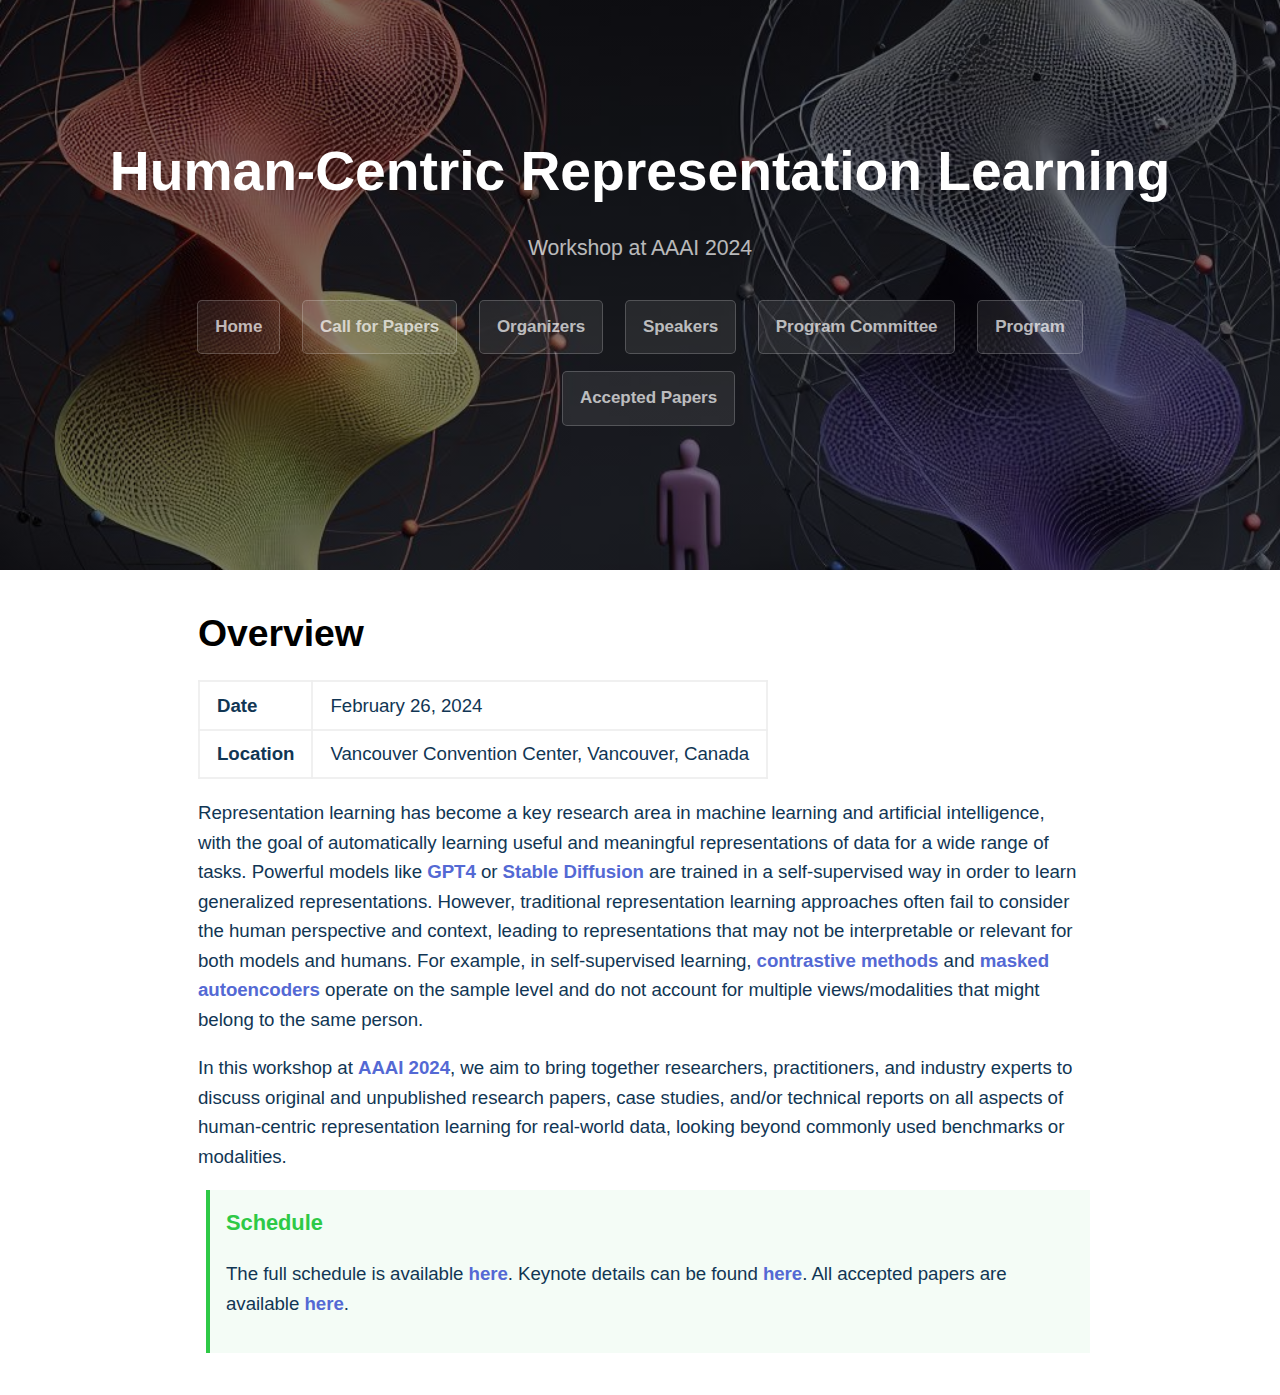
<file: index.html>
<!--Todo: -->
<!DOCTYPE html>
<html lang="en-US">
  <head>
    <meta charset="UTF-8" />
    <meta http-equiv="X-UA-Compatible" content="IE=edge">
    <meta name="viewport" content="width=device-width, initial-scale=1">
    <meta name="description" content="Human-Centric Representation Learning workshop at AAAI 2024">
    <meta name="author" content="Dimitris Spathis">
    <link rel="shortcut icon" href="https://aaai.org/wp-content/uploads/2022/12/cropped-white-logo-192x192.png" type="image/x-icon">
    <title>AAAI 2024 Human-Centric Representation Learning workshop </title>
    <meta name="theme-color" content="#157878" />
    <meta
      name="apple-mobile-web-app-status-bar-style"
      content="black-translucent"
    />
    <link rel="stylesheet" href="./assets/css/style.css?v=" />
  </head>
  <body>
    <a id="skip-to-content" href="#content">Skip to the content.</a>

    
    <header class="page-header" role="banner">
     

      <h1 class="project-name">Human-Centric Representation Learning </h1>
      <h2 class="project-tagline">Workshop at AAAI 2024</h2>

      <a href="./index.html" class="btn">Home</a>

      <a href="./cfp.html" class="btn">Call for Papers</a>

      <a href="./organizers.html" class="btn">Organizers</a>

      <a href="./speakers.html" class="btn">Speakers</a>

      <a href="./committee.html" class="btn">Program Committee</a>

      <a href="./schedule.html" class="btn">Program</a>

      <a href="./papers.html" class="btn">Accepted Papers</a> 
    </header>
  

    <main id="content" class="main-content" role="main">
      <h1 id="overview">Overview</h1>

      <table>
        <tbody>
          <tr>
            <td><strong>Date</strong></td>
            <td>February 26, 2024</td>
          </tr>

          <tr>
            <td><strong>Location</strong></td>
            <td>Vancouver Convention Center, Vancouver, Canada </td>
          </tr>
        </tbody>
      </table>

      <p>
       Representation learning has become a key research area in machine learning and artificial intelligence, with the goal of automatically learning useful and meaningful representations of data for a wide range of tasks. Powerful models like <a href="https://openai.com/research/gpt-4" >GPT4</a> or <a href="https://huggingface.co/blog/stable_diffusion" >Stable Diffusion</a> are trained in a self-supervised way in order to learn generalized representations. However, traditional representation learning approaches often fail to consider the human perspective and context, leading to representations that may not be interpretable or relevant for both models and humans. For example, in self-supervised learning, <a href="https://lilianweng.github.io/posts/2021-05-31-contrastive/" >contrastive methods</a> and <a href="https://arxiv.org/abs/2111.06377/" >masked autoencoders</a> operate on the sample level and do not account for multiple views/modalities that might belong to the same person.</p>
      <p>
      In this workshop at <a href="https://aaai.org/aaai-conference/" >AAAI 2024</a>, we aim to bring together researchers, practitioners, and industry experts to discuss original and unpublished research papers, case studies, and/or technical reports on all aspects of human-centric representation learning for real-world data, looking beyond commonly used benchmarks or modalities. 
      </p>

      <div class="alert alert-2-success">
        <h3 class="alert-title">Schedule</h3>
        <p> The full schedule is available <a href="schedule.html" >here</a>. Keynote details can be found <a href="speakers.html" >here</a>. All accepted papers are available <a href="papers.html" >here</a>.</p>
      </div>

     
    </main>
  </body>
</html>
</file>
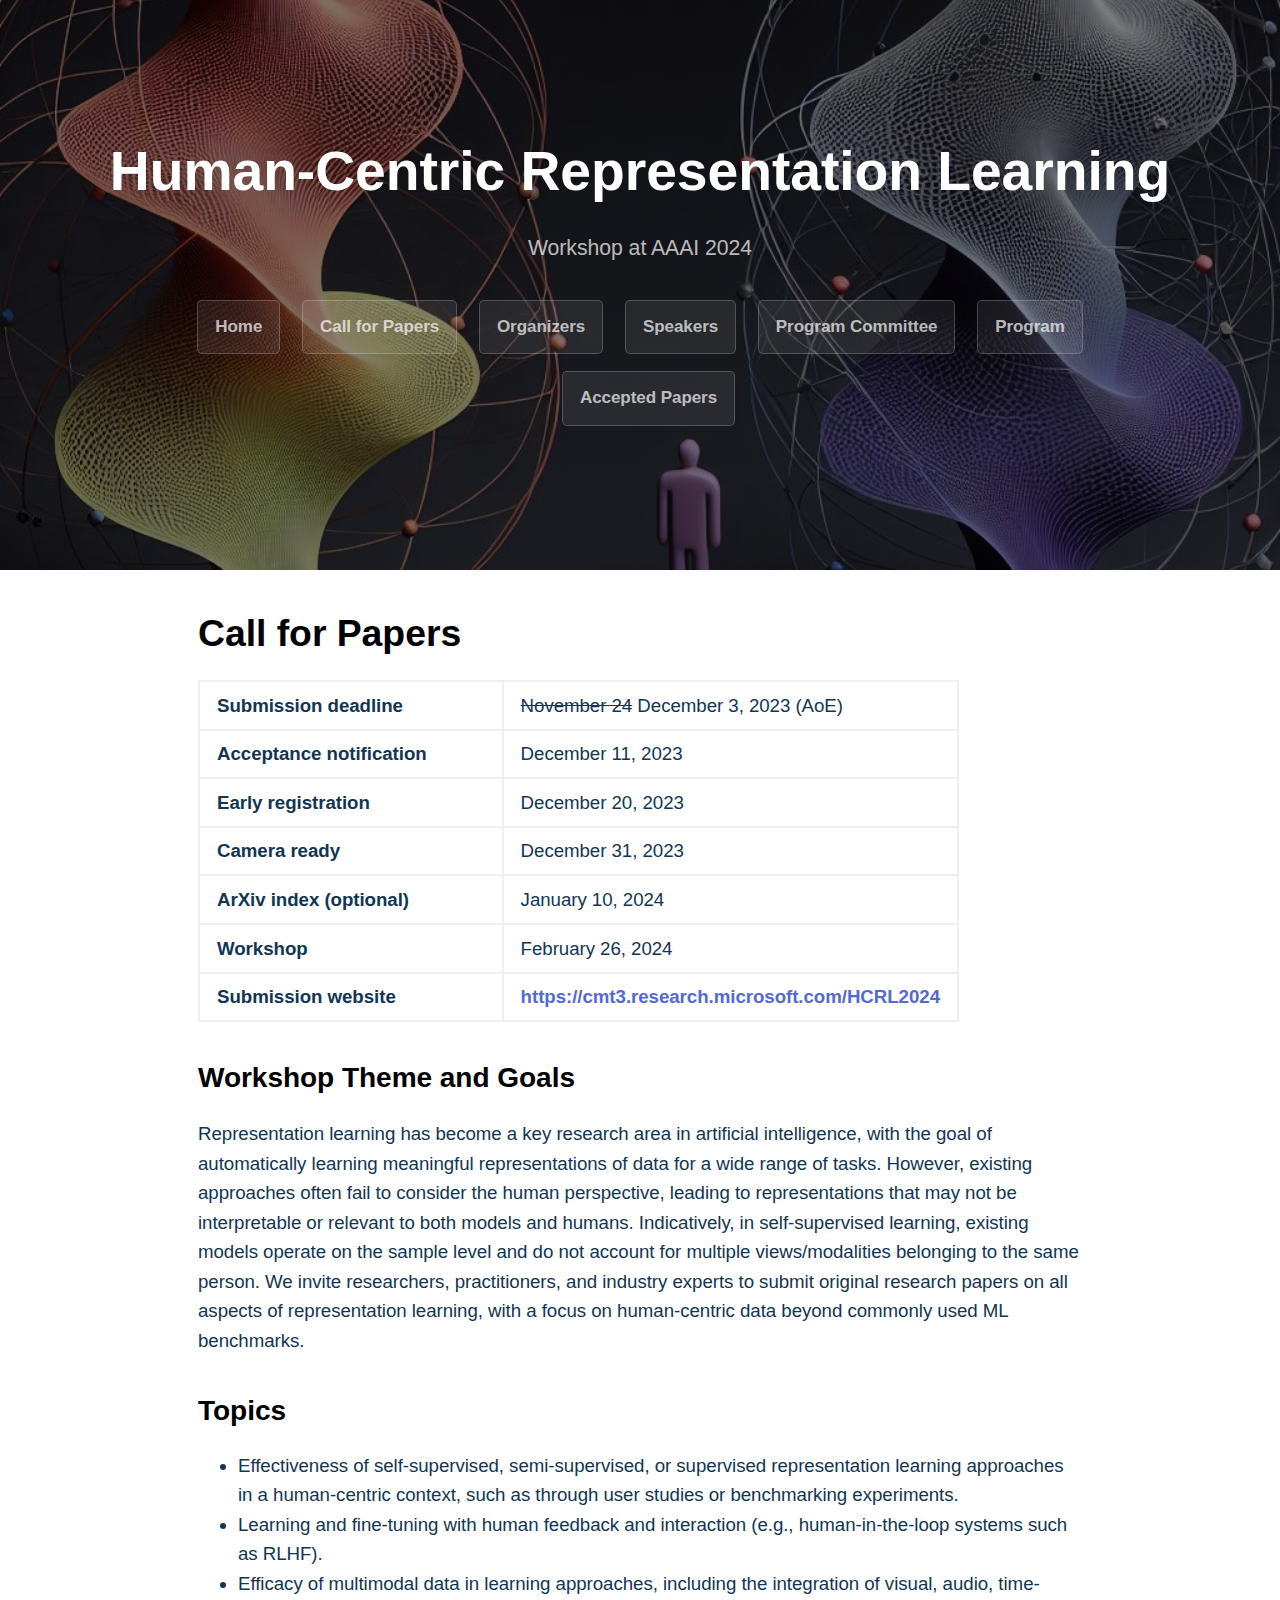
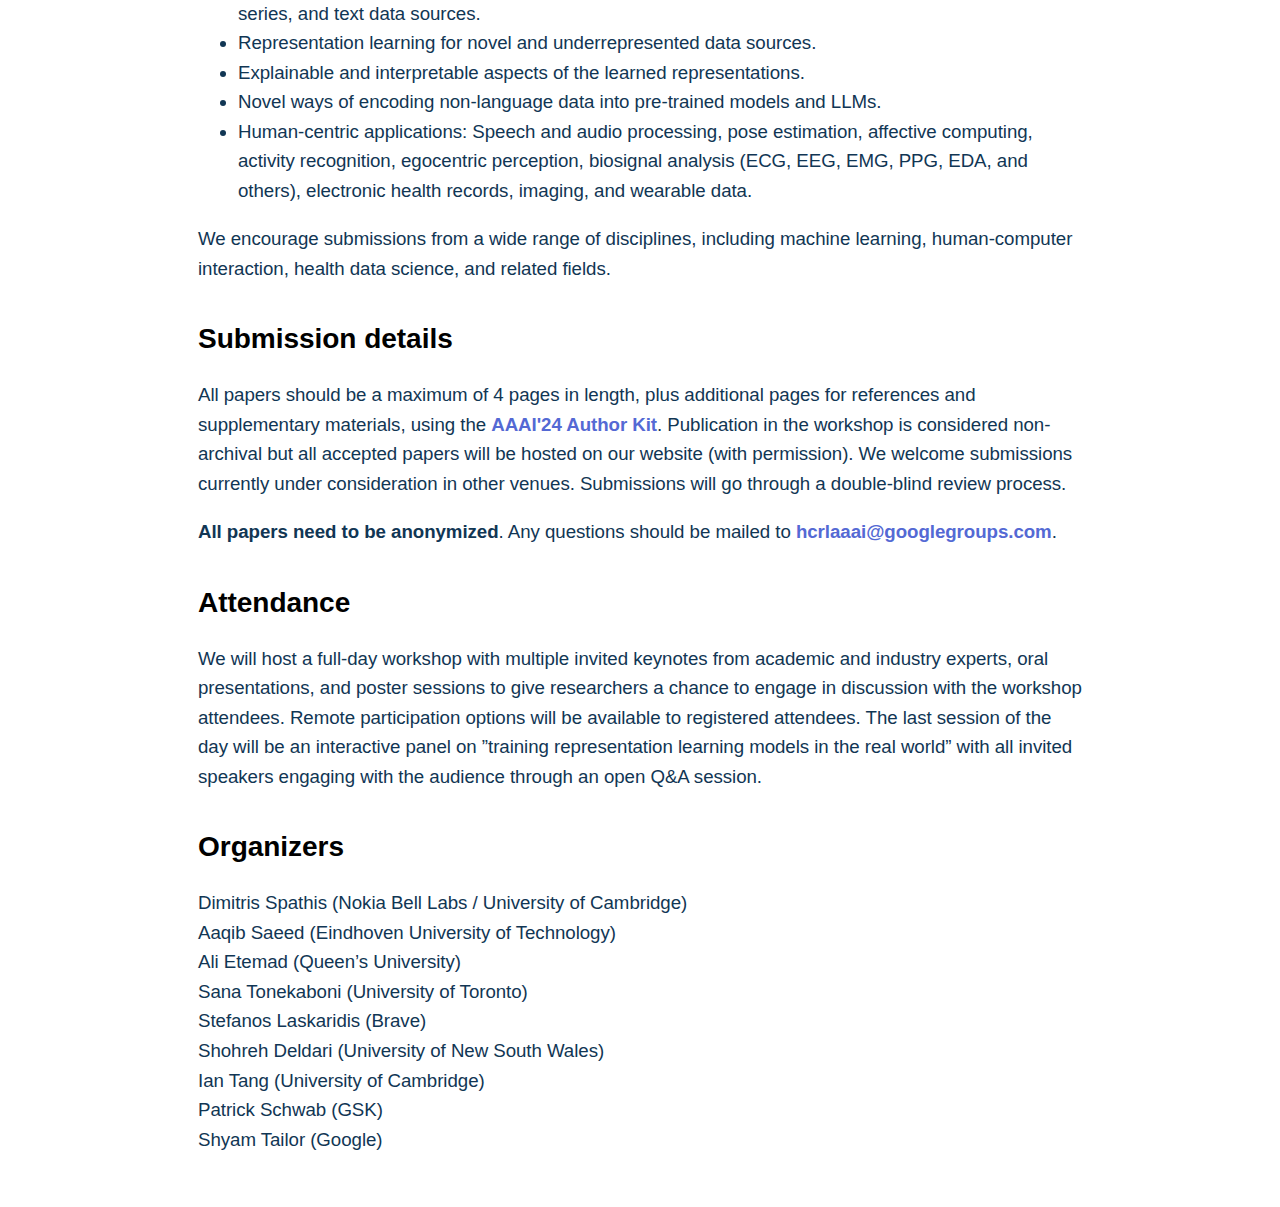
<file: cfp.html>
<!DOCTYPE html>
<html lang="en-US">
  <head>
    <meta charset="UTF-8" />
    <meta http-equiv="X-UA-Compatible" content="IE=edge">
    <meta name="viewport" content="width=device-width, initial-scale=1">
    <meta name="description" content="Human-Centric Representation Learning workshop at AAAI 2024">
    <meta name="author" content="Dimitris Spathis">
    <link rel="shortcut icon" href="https://aaai.org/wp-content/uploads/2022/12/cropped-white-logo-192x192.png" type="image/x-icon">
    <meta name="theme-color" content="#157878" />
    <title>AAAI 2024 Human-Centric Representation Learning workshop - Call for Papers </title>
    <meta
      name="apple-mobile-web-app-status-bar-style"
      content="black-translucent"
    />
    <link rel="stylesheet" href="./assets/css/style.css?v=" />
  </head>
  <body>
    <a id="skip-to-content" href="#content">Skip to the content.</a>

    <header class="page-header" role="banner">
      <h1 class="project-name">Human-Centric Representation Learning </h1>
       <h2 class="project-tagline">Workshop at AAAI 2024</h2>

      <a href="./index.html" class="btn">Home</a>

      <a href="./cfp.html" class="btn">Call for Papers</a>

      <a href="./organizers.html" class="btn">Organizers</a>

      <a href="./speakers.html" class="btn">Speakers</a>

      <a href="./committee.html" class="btn">Program Committee</a>

      <a href="./schedule.html" class="btn">Program</a>

      <a href="./papers.html" class="btn">Accepted Papers</a> 
    </header>

    <main id="content" class="main-content" role="main">
      <h1 id="call-for-papers">Call for Papers</h1>

      <style>
        .foo {
          table-layout: fixed;
          width: 100%;
        }
      </style>

      <table class="foo">
        <tr>
          <td width="40%"><b>Submission deadline</b></td>
          <td width="60%"><s> November 24</s> December 3, 2023 (AoE) </td>
        </tr>
        <tr>
          <td><b>Acceptance notification</b></td>
          <td>December 11, 2023</td>
        </tr>
          
        <tr>
          <td><b>Early registration</b></td>
          <td>December 20, 2023</td>
        </tr>

        <tr>
          <td><b>Camera ready</b></td>
          <td>December 31, 2023</td>
        </tr>

         <tr>
          <td><b>ArXiv index (optional)</b></td>
          <td>January 10, 2024</td>
        </tr>

        <tr>
          <td><b>Workshop</b></td>
          <td>February 26, 2024</td>
        </tr>
        

        <tr>
           <td><b>Submission website</b></td>
           <td><a href="https://cmt3.research.microsoft.com/HCRL2024">https://cmt3.research.microsoft.com/HCRL2024</a></td>
        </tr>
        <!--    
        <tr>
          <td><b>Camera ready instructions</b></td>
        <td> Papers submitted for review should be 4-6 pages long (excluding references) in the double-column format. Please follow UbiComp's publication vendor <a href="https://www.ubicomp.org/ubicomp-iswc-2023/authors/formatting/">instructions</a> to prepare your manuscript.</td>
        </tr>
        -->   
      </table>


      <h2>Workshop Theme and Goals</h2>
      <p>
        Representation learning has become a key research area in artificial intelligence, with the goal of automatically learning meaningful representations of data for a wide range of tasks. However, existing approaches often fail to consider the human perspective, leading to representations that may not be interpretable or relevant to both models and humans. Indicatively, in self-supervised learning, existing models operate on the sample level and do not account for multiple views/modalities belonging to the same person. We invite researchers, practitioners, and industry experts to submit original research papers on all aspects of representation learning, with a focus on human-centric data beyond commonly used ML benchmarks. 

      </p>

     

        <h2>Topics</h2>


        <ul>
          <li>Effectiveness of self-supervised, semi-supervised, or supervised representation learning approaches in a human-centric context, such as through user studies or benchmarking experiments.
          </li>
          <li>Learning and fine-tuning with human feedback and interaction (e.g., human-in-the-loop systems such as RLHF).
          </li>
          <li>Efficacy of multimodal data in learning approaches, including the integration of visual, audio, time-series, and text data sources.
          </li>
          <li>Representation learning for novel and underrepresented data sources.
          </li>
          <li>Explainable and interpretable aspects of the learned representations.
          </li>
          <li>Novel ways of encoding non-language data into pre-trained models and LLMs.
          </li>
          <li>Human-centric applications: Speech and audio processing, pose estimation, affective computing, activity recognition, egocentric perception, biosignal analysis (ECG, EEG, EMG, PPG, EDA, and others), electronic health records, imaging, and wearable data.
          </li>
        </ul>
        </p>

        <p>We encourage submissions from a wide range of disciplines, including machine learning, human-computer interaction, health data science, and related fields.</p>

        <h2>Submission
        details</h2>
        <p>
          All papers should be a maximum of 4 pages in length, plus additional pages for references and supplementary materials, using the <a href="https://aaai.org/authorkit24-2/">AAAI'24 Author Kit</a>. Publication in the workshop is considered non-archival but all accepted papers will be hosted on our website (with permission). We welcome submissions currently under consideration in other venues. Submissions will go through a double-blind review process.

        </p>

      <p><strong>All papers need to be anonymized</strong>. Any
        questions should be mailed to <a href="mailto:hcrlaaai@googlegroups.com">hcrlaaai@googlegroups.com</a>.
      </p>

      <h2>Attendance</h2>
        <p>  We will host a full-day workshop with multiple invited keynotes from academic and industry experts, oral presentations, and poster sessions to give researchers a chance to engage in discussion with the workshop attendees. Remote participation options will be available to registered attendees. The last session of the day will be an interactive panel on ”training representation learning models in the real world” with all invited speakers engaging with the audience through an open Q&A session.
          </p>

          <h2>Organizers</h2>
          <p> Dimitris Spathis (Nokia Bell Labs / University of Cambridge) <br>
            Aaqib Saeed (Eindhoven University of Technology) <br>
            Ali Etemad (Queen’s University) <br>
            Sana Tonekaboni (University of Toronto) <br>
            Stefanos Laskaridis (Brave) <br>
            Shohreh Deldari (University of New South Wales)<br>
          Ian Tang (University of Cambridge) <br>
          Patrick Schwab (GSK) <br>
          Shyam Tailor (Google) <br>
        </p>




    </main>



  </body>
</html>
</file>
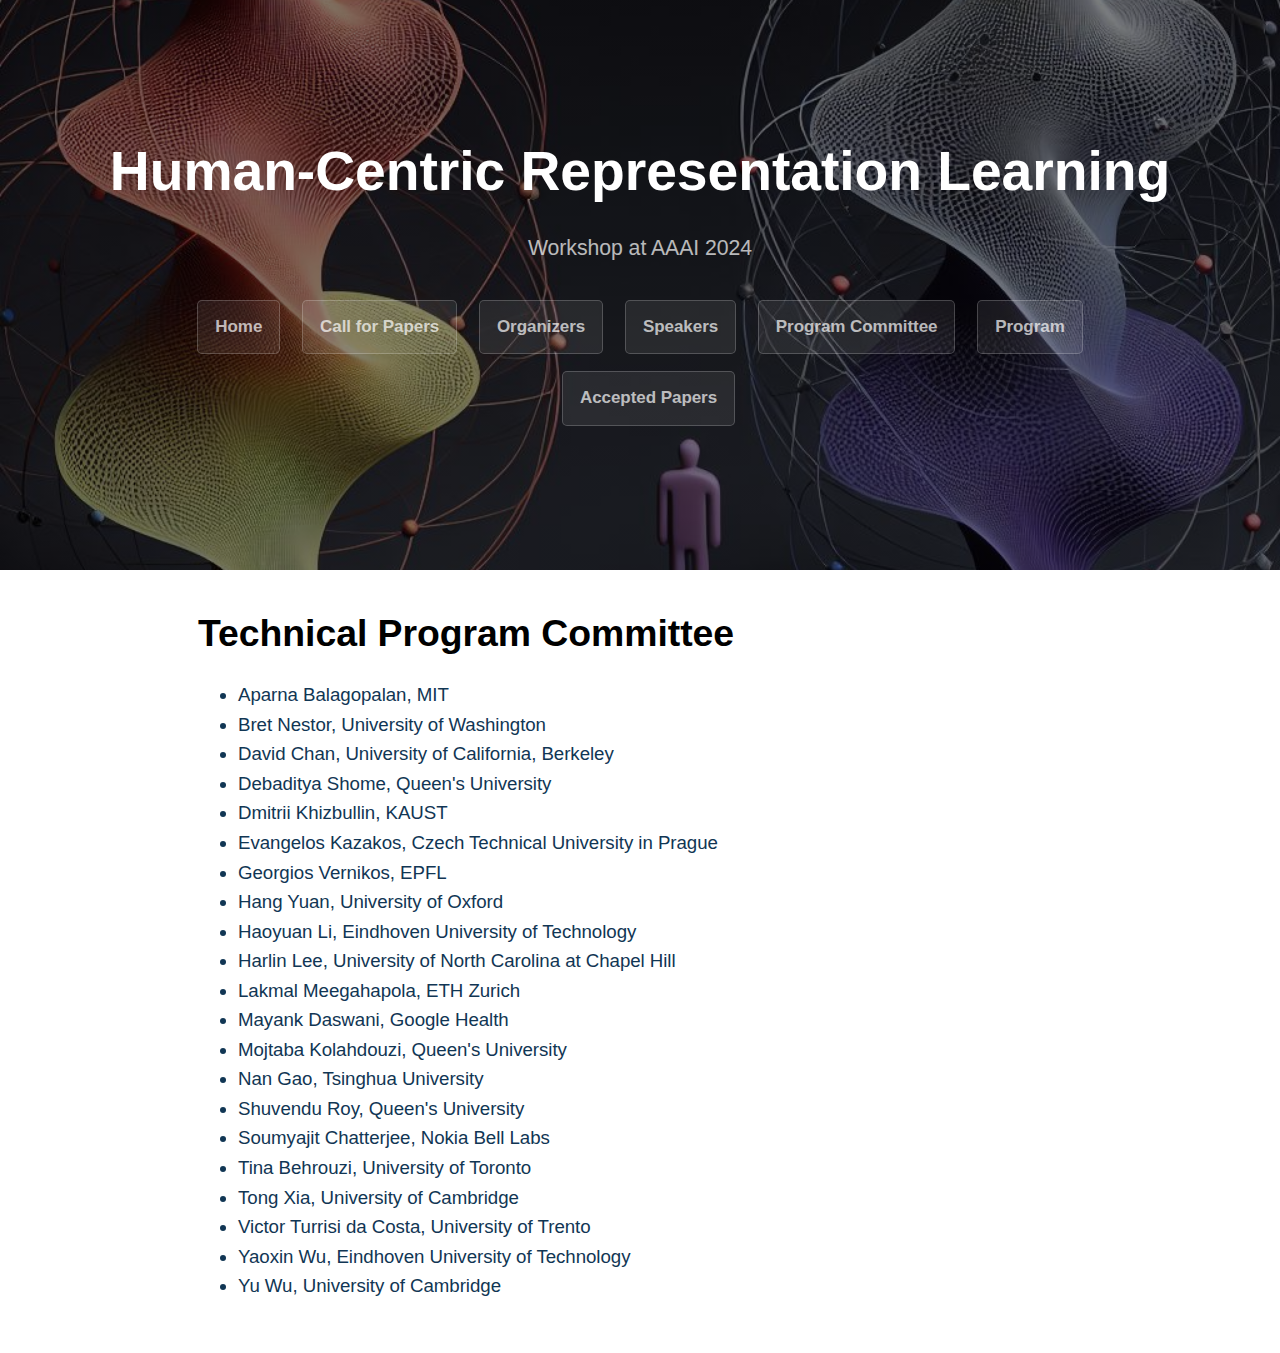
<file: committee.html>
<!--Todo: update organizers-->

<!DOCTYPE html>
<html lang="en-US">
  <head>
    <meta charset="UTF-8" />
    <meta http-equiv="X-UA-Compatible" content="IE=edge">
    <meta name="viewport" content="width=device-width, initial-scale=1">
    <meta name="description" content="Human-Centric Representation Learning workshop at AAAI 2024">
    <meta name="author" content="Dimitris Spathis">
    <link rel="shortcut icon" href="https://aaai.org/wp-content/uploads/2022/12/cropped-white-logo-192x192.png" type="image/x-icon">
    <meta name="theme-color" content="#157878" />
    <title>AAAI 2024 Human-Centric Representation Learning workshop - Committee </title>
    <meta
      name="apple-mobile-web-app-status-bar-style"
      content="black-translucent"
    />
    <link rel="stylesheet" href="./assets/css/style.css?v=" />
  </head>
  <body>
    <a id="skip-to-content" href="#content">Skip to the content.</a>

    <header class="page-header" role="banner">
     <h1 class="project-name">Human-Centric Representation Learning </h1>
     <h2 class="project-tagline">Workshop at AAAI 2024</h2>

      <a href="./index.html" class="btn">Home</a>

      <a href="./cfp.html" class="btn">Call for Papers</a>

      <a href="./organizers.html" class="btn">Organizers</a>

      <a href="./speakers.html" class="btn">Speakers</a>

      <a href="./committee.html" class="btn">Program Committee</a>

      <a href="./schedule.html" class="btn">Program</a>

      <a href="./papers.html" class="btn">Accepted Papers</a> 
    </header>

    <main id="content" class="main-content" role="main">
      <h1 id="call-for-papers">Technical Program Committee</h1>
      <ul>
        <li>Aparna Balagopalan, MIT</li>
        <li>Bret Nestor, University of Washington</li>
        <li>David Chan, University of California, Berkeley</li>
        <li>Debaditya  Shome, Queen's University</li>
        <li>Dmitrii Khizbullin, KAUST</li>
        <li>Evangelos Kazakos, Czech Technical University in Prague</li>
        <li>Georgios Vernikos, EPFL</li>
        <li>Hang Yuan, University of Oxford</li>
        <li>Haoyuan Li, Eindhoven University of Technology</li>
        <li>Harlin Lee, University of North Carolina at Chapel Hill</li>
        <li>Lakmal Meegahapola, ETH Zurich</li>
        <li>Mayank Daswani, Google Health</li>
        <li>Mojtaba Kolahdouzi, Queen's University</li>
        <li>Nan Gao, Tsinghua University</li>
        <li>Shuvendu Roy, Queen's University</li>
        <li>Soumyajit Chatterjee, Nokia Bell Labs</li>
        <li>Tina Behrouzi, University of Toronto</li>
        <li>Tong Xia, University of Cambridge</li>
        <li>Victor Turrisi da Costa, University of Trento</li>
        <li>Yaoxin Wu, Eindhoven University of Technology</li>
        <li>Yu Wu, University of Cambridge</li>
      </ul>
    </main>
  </body>
</html>
</file>
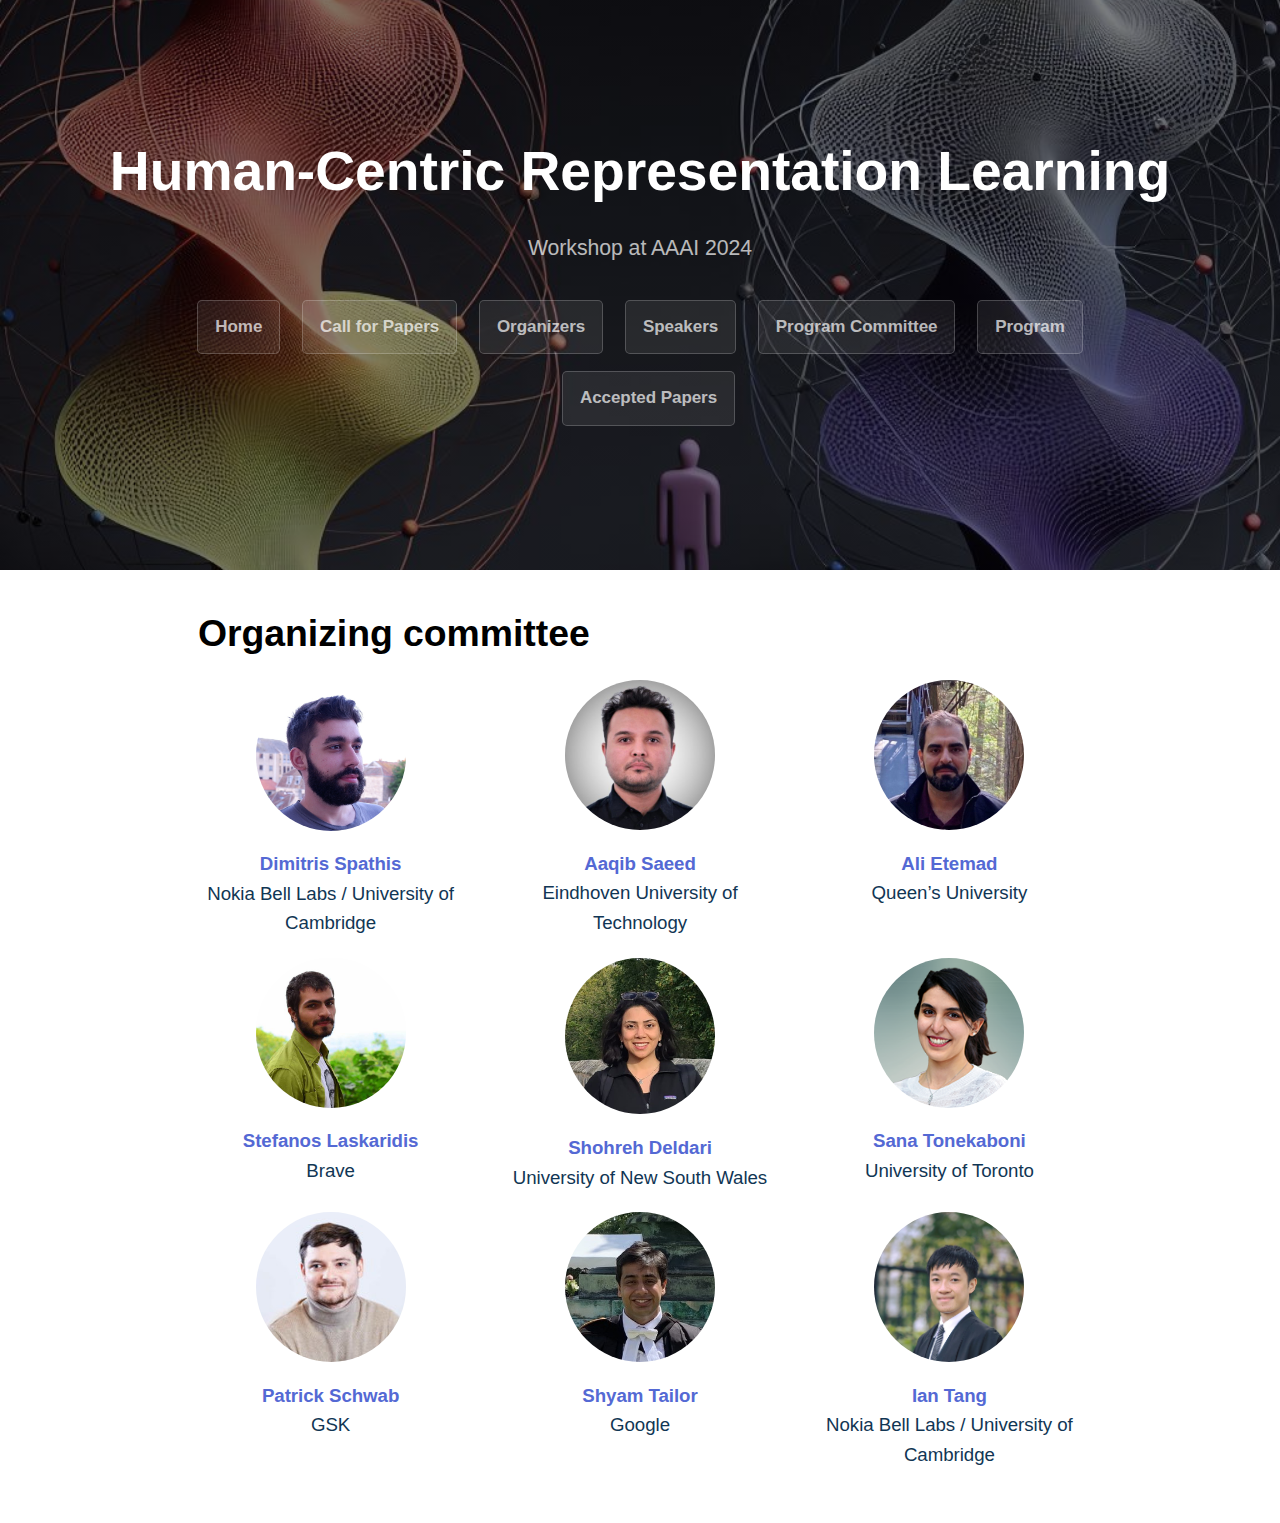
<file: organizers.html>
<!DOCTYPE html>
<html lang="en-US">
  <head>
    <meta charset="UTF-8" />
    <meta http-equiv="X-UA-Compatible" content="IE=edge">
    <meta name="viewport" content="width=device-width, initial-scale=1">
    <meta name="description" content="Human-Centric Representation Learning workshop at AAAI 2024">
    <meta name="author" content="Dimitris Spathis">
    <link rel="shortcut icon" href="https://aaai.org/wp-content/uploads/2022/12/cropped-white-logo-192x192.png" type="image/x-icon">
    <meta name="theme-color" content="#157878" />
    <title>AAAI 2024 Human-Centric Representation Learning workshop - Organizers </title>
    <meta
      name="apple-mobile-web-app-status-bar-style"
      content="black-translucent"
    />
    <link rel="stylesheet" href="./assets/css/style.css?v=" />
  </head>
  <body>
    <a id="skip-to-content" href="#content">Skip to the content.</a>

    <header class="page-header" role="banner">
      <h1 class="project-name">Human-Centric Representation Learning </h1>
       <h2 class="project-tagline">Workshop at AAAI 2024</h2>

      <a href="./index.html" class="btn">Home</a>

      <a href="./cfp.html" class="btn">Call for Papers</a>

      <a href="./organizers.html" class="btn">Organizers</a>

      <a href="./speakers.html" class="btn">Speakers</a>

      <a href="./committee.html" class="btn">Program Committee</a>

      <a href="./schedule.html" class="btn">Program</a>

      <a href="./papers.html" class="btn">Accepted Papers</a> 
    </header>

    <main id="content" class="main-content" role="main">
      <h1 id="call-for-papers">Organizing committee</h1>
<!--       <p> Dimitris Spathis (Nokia Bell Labs / University of Cambridge) <br>
          Aaqib Saeed (Eindhoven University of Technology) <br>
          Ali Etemad (Queen’s University) <br>
          Stefanos Laskaridis (Brave) <br>
        Ian Tang (University of Cambridge) <br>
        Patrick Schwab (GSK) <br>
        Shyam Tailor (Google) <br>
        Sana Tonekaboni (University of Toronto) <br>
        Shohreh Deldari (University of New South Wales)
      </p> -->
       <div class="row">
        <div class="person">
          <img src="./assets/images/dimitris.jpg" alt="Dimitris Spathis">
          <p><a href="https://dispathis.com/">Dimitris Spathis</a></p>
          <p>Nokia Bell Labs / University of Cambridge</p>
        </div>
      
        <div class="person">
          <img src="./assets/images/aaqib.jpg" alt="Aaqib Saeed">
          <p><a href="https://aqibsaeed.github.io/">Aaqib Saeed</a></p>
          <p>Eindhoven University of Technology</p>
        </div>
      
        <div class="person">
          <img src="./assets/images/ali.jpg" alt="Ali Etemad">
          <p><a href="https://www.aiimlab.com/director">Ali Etemad</a></p>
          <p>Queen’s University</p>
        </div>
      </div>
      
      <div class="row">
        <div class="person">
          <img src="./assets/images/stefanos.jpg" alt="Stefanos Laskaridis">
          <p><a href="https://stefanos.cc/">Stefanos Laskaridis</a></p>
          <p>Brave</p>
        </div>

        <div class="person">
          <img src="./assets/images/shohreh.jpg" alt="Shohreh Deldari">
          <p><a href="https://scholar.google.com/citations?user=250tnREAAAAJ&hl=en">Shohreh Deldari</a></p>
          <p>University of New South Wales</p>
        </div>

       <div class="person">
          <img src="./assets/images/sana.png" alt="Sana Tonekaboni">
          <p><a href="https://www.cs.toronto.edu/~stonekaboni/">Sana Tonekaboni</a></p>
          <p>University of Toronto</p>
        </div>
      </div>
      
      <div class="row">
        <div class="person">
          <img src="./assets/images/patrick.jpg" alt="Patrick Schwab">
          <p><a href="https://schwabpatrick.com/">Patrick Schwab</a></p>
          <p>GSK</p>
        </div>
        <div class="person">
          <img src="./assets/images/shyam.jpg" alt="Shyam Tailor">
          <p><a href="https://shyamt.com/">Shyam Tailor</a></p>
          <p>Google</p>
        </div>
      
         <div class="person">
          <img src="./assets/images/ian.jpg" alt="Ian Tang">
          <p><a href="https://iantangc.github.io/">Ian Tang</a></p>
          <p>Nokia Bell Labs / University of Cambridge</p>
        </div>
      
      </div>
    </main>
  </body>
</html>
</file>
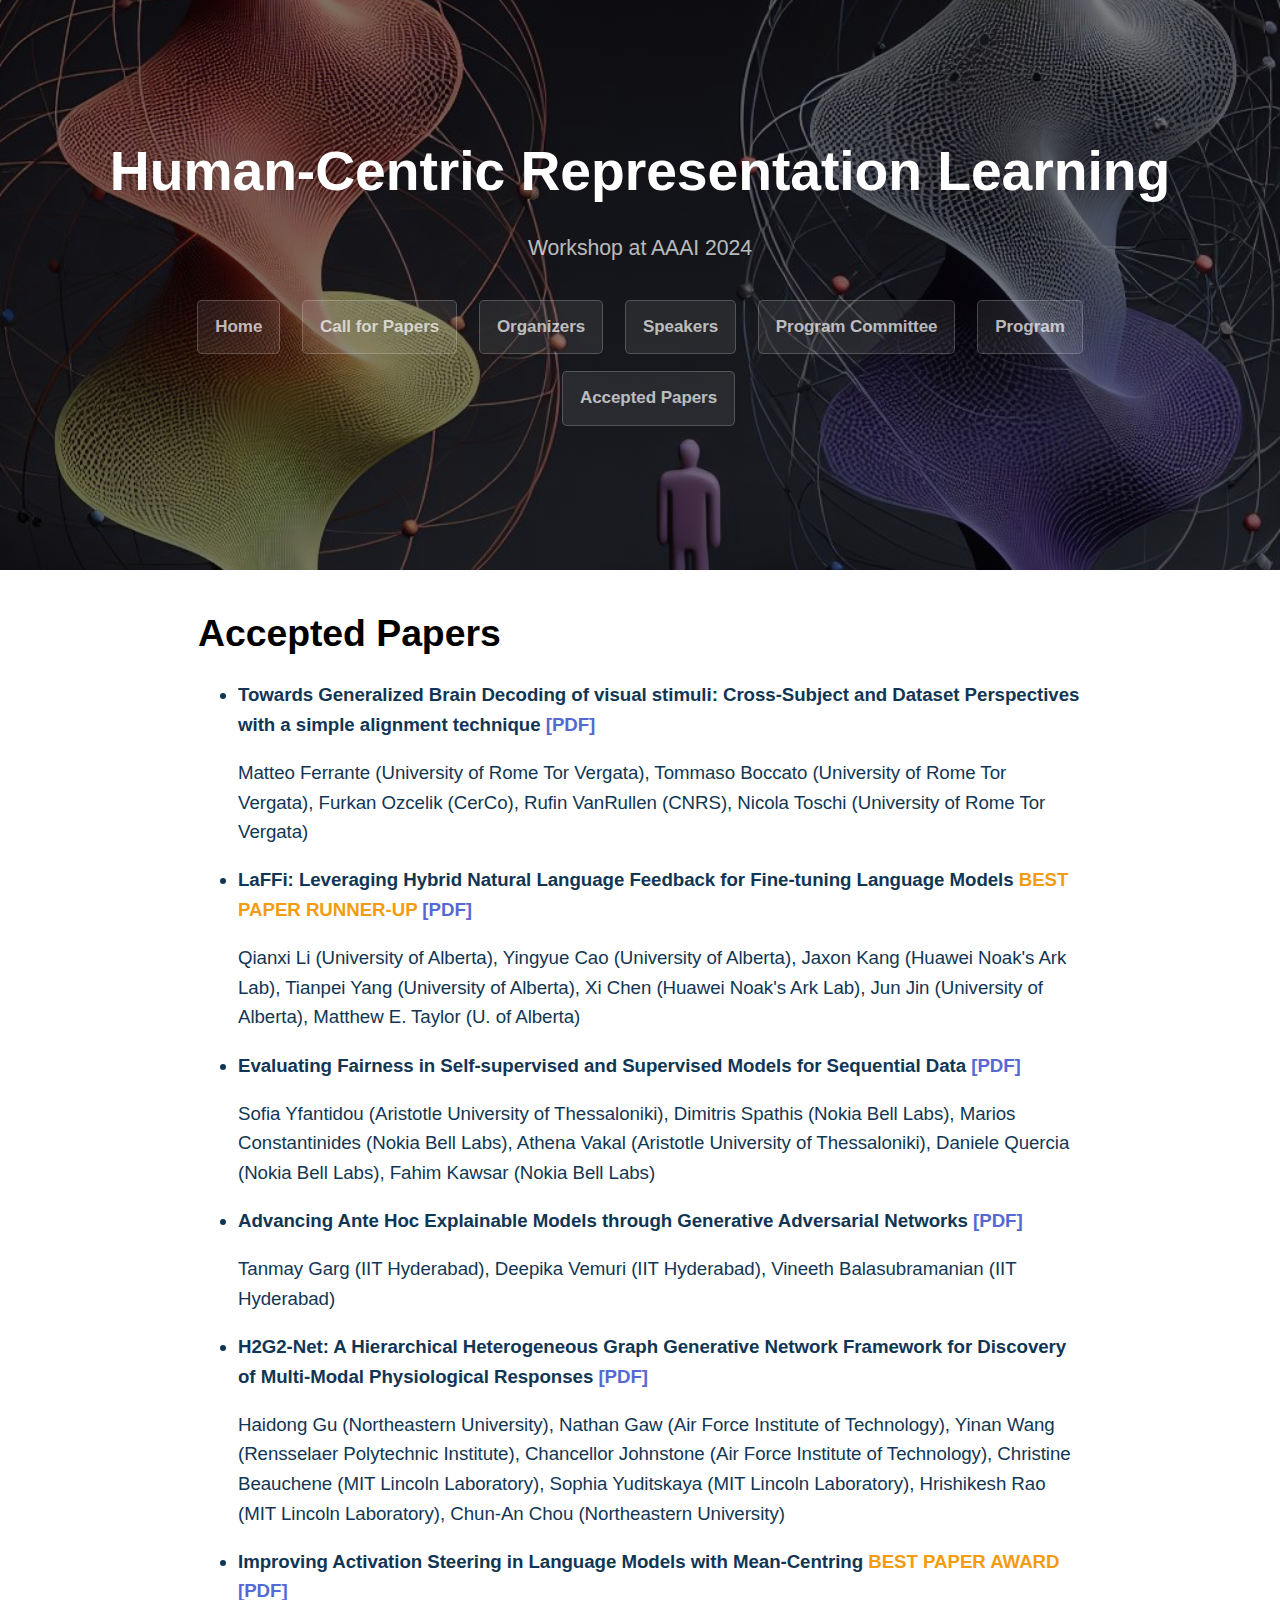
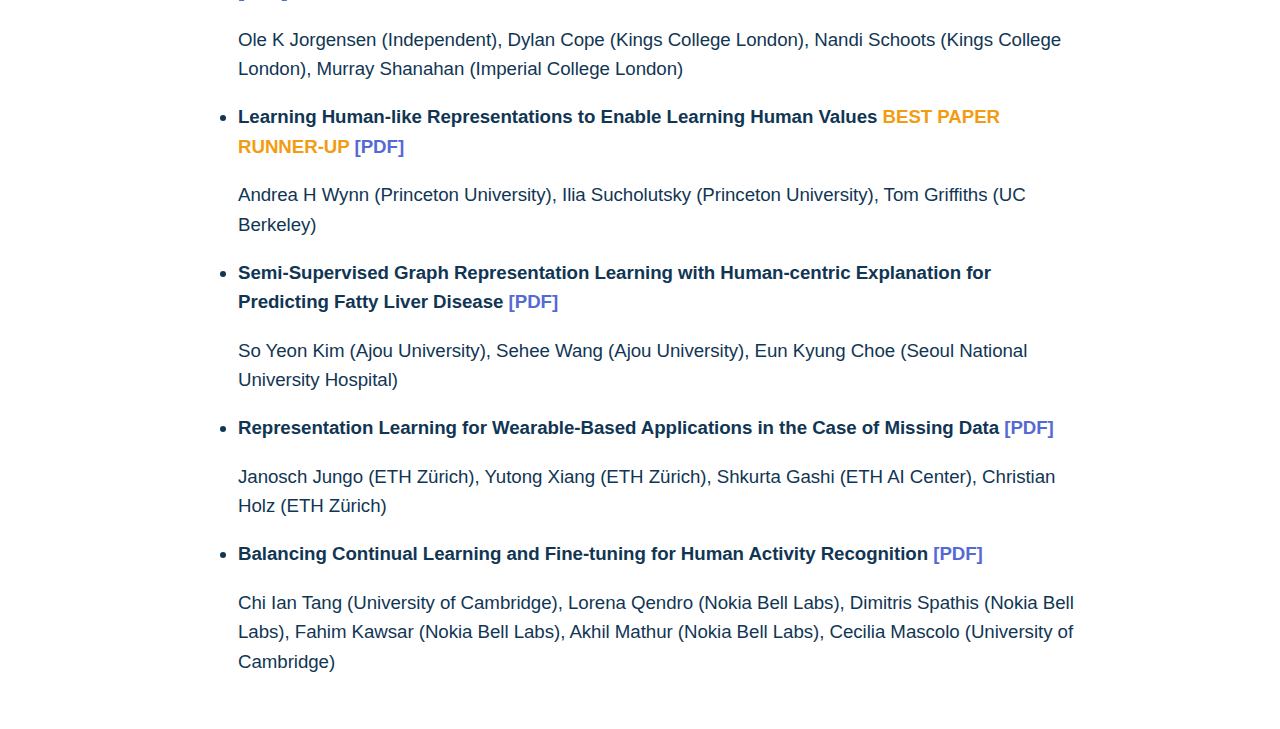
<file: papers.html>
<!DOCTYPE html>
<html lang="en-US">
  <head>
    <meta charset="UTF-8" />
    <meta http-equiv="X-UA-Compatible" content="IE=edge">
    <meta name="viewport" content="width=device-width, initial-scale=1">
    <meta name="description" content="Human-Centric Representation Learning workshop at AAAI 2024">
    <meta name="author" content="Dimitris Spathis">
    <link rel="shortcut icon" href="https://aaai.org/wp-content/uploads/2022/12/cropped-white-logo-192x192.png" type="image/x-icon">
    <meta name="theme-color" content="#157878" />
    <title>AAAI 2024 Human-Centric Representation Learning workshop - Accepted papers </title>
    <meta
      name="apple-mobile-web-app-status-bar-style"
      content="black-translucent"
    />
    <link rel="stylesheet" href="./assets/css/style.css?v=" />
  </head>
  <body>
    <a id="skip-to-content" href="#content">Skip to the content.</a>

    <header class="page-header" role="banner">
      <h1 class="project-name">Human-Centric Representation Learning </h1>
       <h2 class="project-tagline">Workshop at AAAI 2024</h2>

      <a href="./index.html" class="btn">Home</a>

      <a href="./cfp.html" class="btn">Call for Papers</a>

      <a href="./organizers.html" class="btn">Organizers</a>

      <a href="./speakers.html" class="btn">Speakers</a>

      <a href="./committee.html" class="btn">Program Committee</a>

      <a href="./schedule.html" class="btn">Program</a>

      <a href="./papers.html" class="btn">Accepted Papers</a>
    </header>


    <main id="content" class="main-content" role="main">
      <h1 id="call-for-papers">Accepted Papers</h1>
        <div>
          <ul>
            <li><b>Towards Generalized Brain Decoding of visual stimuli: Cross-Subject and Dataset Perspectives with a simple alignment technique</b> <a href="./assets/papers/Towards Generalized Brain Decoding of visual stimuli- Cross-Subject and Dataset Perspectives with a simple alignment technique.pdf">[PDF]</a>
              <p>Matteo Ferrante (University of Rome Tor Vergata), Tommaso Boccato (University of Rome Tor Vergata), Furkan Ozcelik (CerCo), Rufin VanRullen (CNRS), Nicola Toschi (University of Rome Tor Vergata)</p></li>

            <li><b>LaFFi: Leveraging Hybrid Natural Language Feedback for Fine-tuning Language Models</b>  <b><font color=#f39c12>BEST PAPER RUNNER-UP </font></b> <a href="https://arxiv.org/abs/2401.00907">[PDF]</a>
              <p>Qianxi Li (University of Alberta), Yingyue Cao (University of Alberta), Jaxon Kang (Huawei Noak's Ark Lab), Tianpei Yang (University of Alberta), Xi Chen (Huawei Noak's Ark Lab), Jun Jin (University of Alberta), Matthew E. Taylor (U. of Alberta)</p></li>

            <li><b>Evaluating Fairness in Self-supervised and Supervised Models for Sequential Data</b> <a href="https://arxiv.org/abs/2401.01640">[PDF]</a>
              <p>Sofia Yfantidou (Aristotle University of Thessaloniki), Dimitris Spathis (Nokia Bell Labs), Marios Constantinides (Nokia Bell Labs), Athena  Vakal (Aristotle University of Thessaloniki), Daniele Quercia (Nokia Bell Labs), Fahim Kawsar (Nokia Bell Labs)</p></li>

            <li><b>Advancing Ante Hoc Explainable Models through Generative Adversarial Networks</b> <a href="https://arxiv.org/abs/2401.04647">[PDF]</a>
              <p>Tanmay Garg (IIT Hyderabad), Deepika Vemuri (IIT Hyderabad), Vineeth Balasubramanian (IIT Hyderabad)</p></li>

            <li><b>H2G2-Net: A Hierarchical Heterogeneous Graph Generative Network Framework for Discovery of Multi-Modal Physiological Responses</b> <a href="https://arxiv.org/abs/2401.02905">[PDF]</a>
              <p>Haidong Gu (Northeastern University), Nathan Gaw (Air Force Institute of Technology), Yinan Wang (Rensselaer Polytechnic Institute), Chancellor Johnstone (Air Force Institute of Technology), Christine Beauchene (MIT Lincoln Laboratory), Sophia Yuditskaya (MIT Lincoln Laboratory), Hrishikesh Rao (MIT Lincoln Laboratory), Chun-An Chou (Northeastern University)</p></li>

            <li><b>Improving Activation Steering in Language Models with Mean-Centring</b> <b><font color=#f39c12>BEST PAPER AWARD </font></b> <a href="https://arxiv.org/abs/2312.03813">[PDF]</a>
              <p>Ole K Jorgensen (Independent), Dylan Cope (Kings College London), Nandi Schoots (Kings College London), Murray Shanahan (Imperial College London)</p></li>

            <li><b>Learning Human-like Representations to Enable Learning Human Values</b> <b><font color=#f39c12>BEST PAPER RUNNER-UP </font></b> <a href="https://arxiv.org/abs/2312.14106">[PDF]</a>
              <p>Andrea H Wynn (Princeton University), Ilia Sucholutsky (Princeton University), Tom Griffiths (UC Berkeley)</p></li>

            <li><b>Semi-Supervised Graph Representation Learning with Human-centric Explanation for Predicting Fatty Liver Disease</b>  <a href="./assets/papers/SemiSupervised Graph Representation Learning with Humancentric Explanation for Predicting Fatty Liver Disease.pdf">[PDF]</a>
              <p>So Yeon Kim (Ajou University), Sehee Wang (Ajou University), Eun Kyung Choe (Seoul National University Hospital)</p></li>

            <li><b>Representation Learning for Wearable-Based Applications in the Case of Missing Data </b> <a href="https://arxiv.org/abs/2401.05437">[PDF]</a>
              <p>Janosch Jungo (ETH Zürich), Yutong Xiang (ETH Zürich), Shkurta Gashi (ETH AI Center), Christian Holz (ETH Zürich)</p></li>

            <li><b>Balancing Continual Learning and Fine-tuning for Human Activity Recognition</b> <a href="https://arxiv.org/abs/2401.02255">[PDF]</a>
              <p>Chi Ian Tang (University of Cambridge), Lorena Qendro (Nokia Bell Labs), Dimitris Spathis (Nokia Bell Labs), Fahim Kawsar (Nokia Bell Labs), Akhil Mathur (Nokia Bell Labs), Cecilia Mascolo (University of Cambridge)</p></li>

          </ul>
        </div>
    </main>
  </body>
</html>
</file>
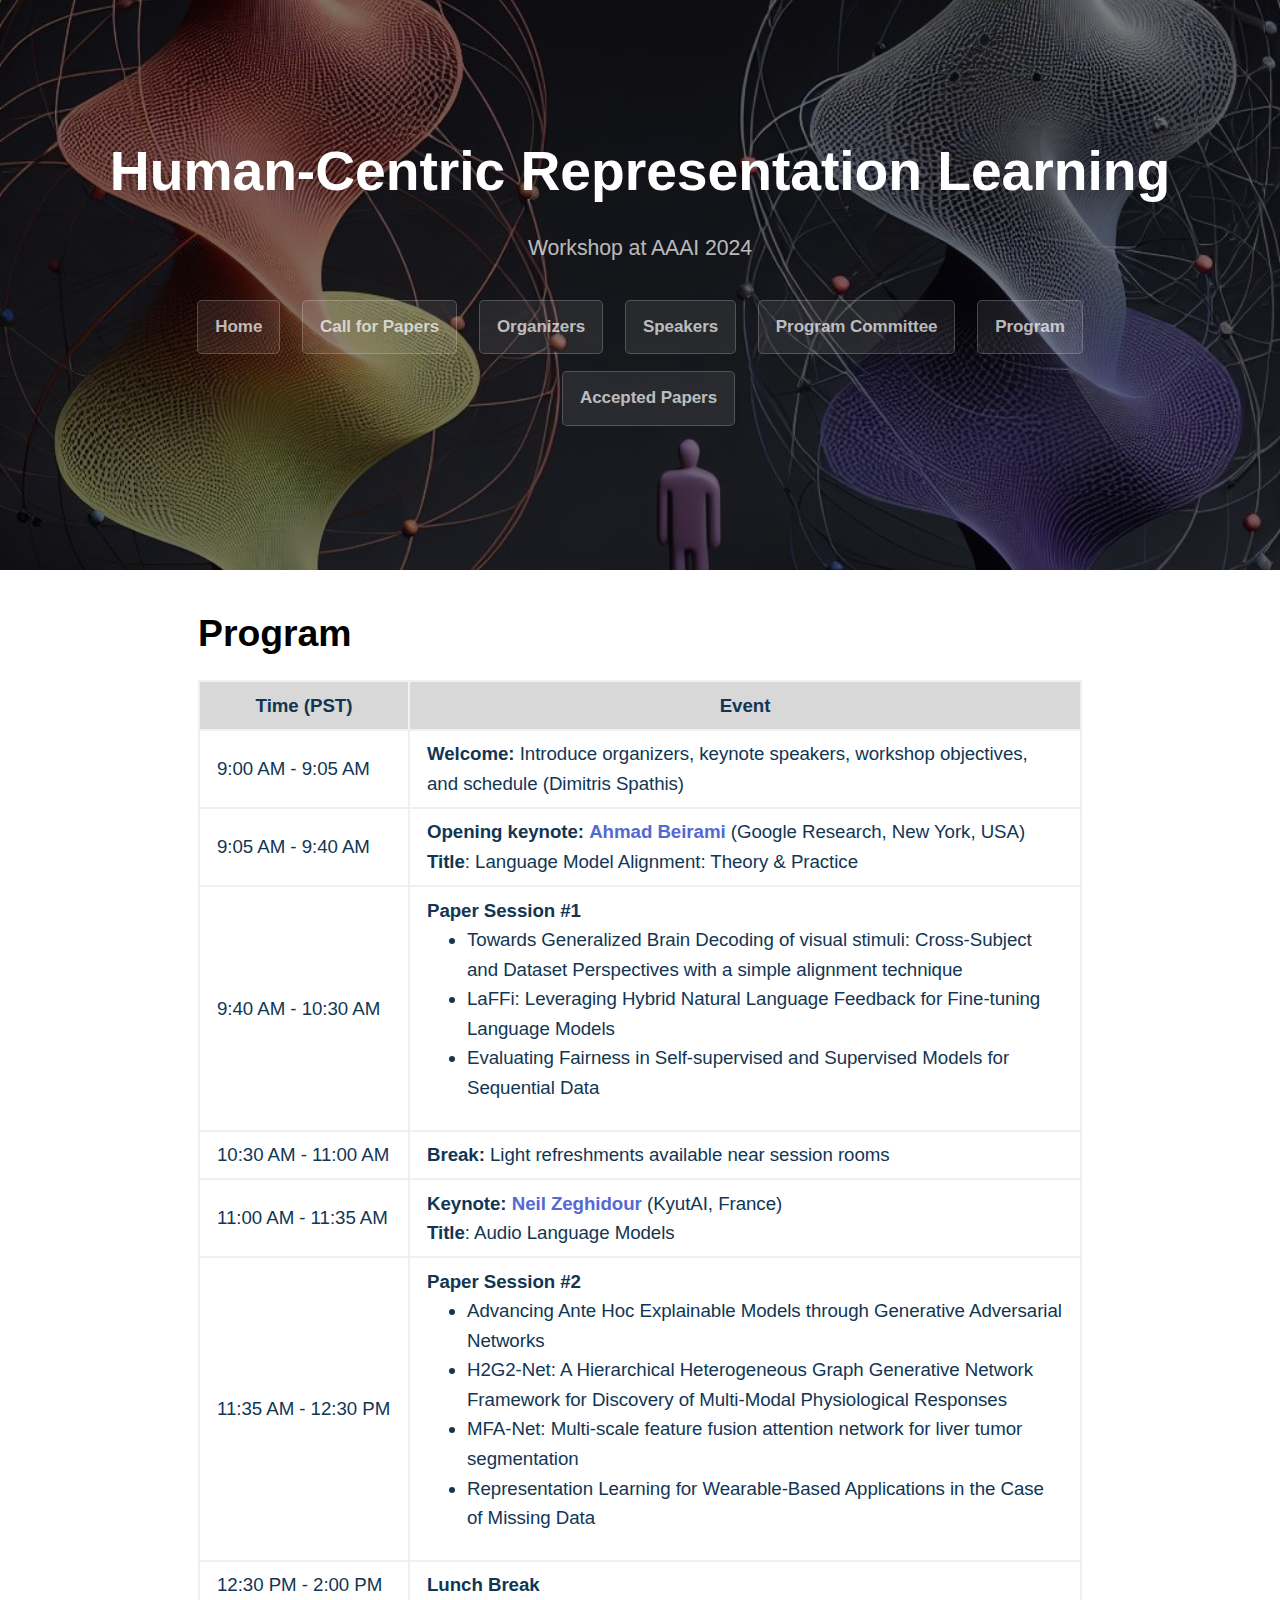
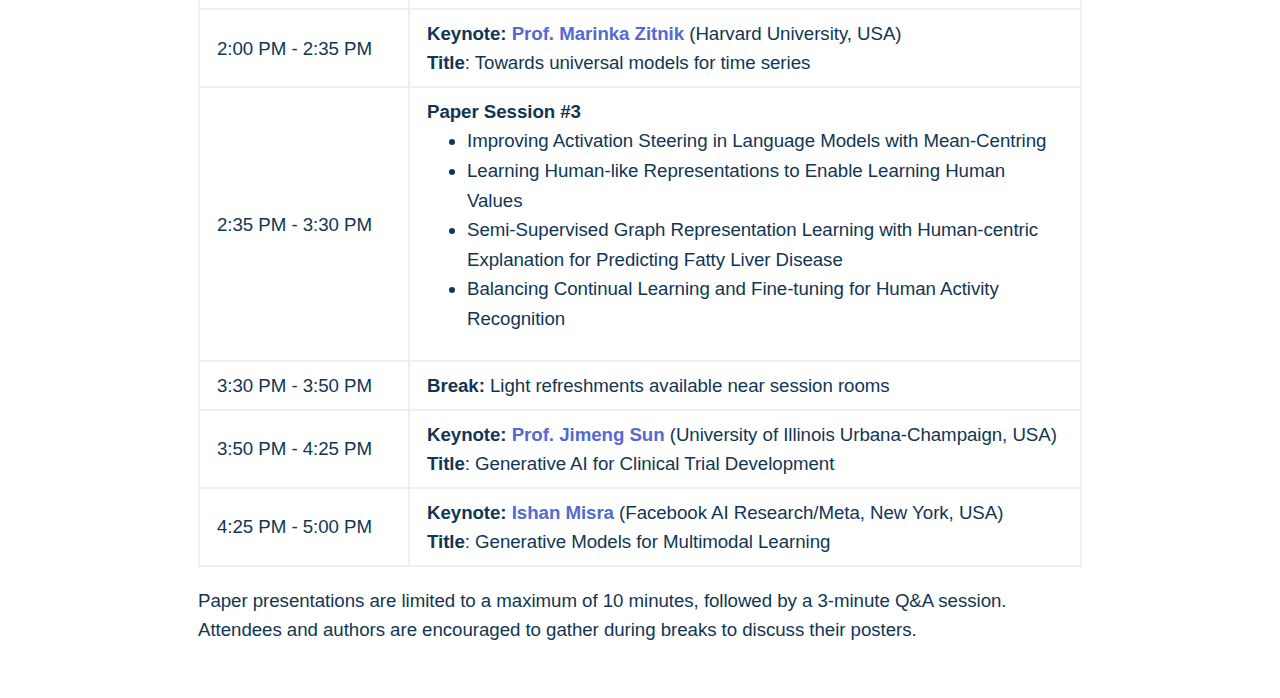
<file: schedule.html>
<!DOCTYPE html>
<html lang="en-US">
  <head>
    <meta charset="UTF-8" />
    <meta http-equiv="X-UA-Compatible" content="IE=edge">
    <meta name="viewport" content="width=device-width, initial-scale=1">
    <meta name="description" content="Human-Centric Representation Learning workshop at AAAI 2024">
    <meta name="author" content="Dimitris Spathis">
    <link rel="shortcut icon" href="https://aaai.org/wp-content/uploads/2022/12/cropped-white-logo-192x192.png" type="image/x-icon">
    <meta name="theme-color" content="#157878" />
    <title>AAAI 2024 Human-Centric Representation Learning workshop - Schedule </title>
    <meta
      name="apple-mobile-web-app-status-bar-style"
      content="black-translucent"
    />
    <link rel="stylesheet" href="./assets/css/style.css?v=" />
  </head>
  <body>
    <a id="skip-to-content" href="#content">Skip to the content.</a>

    <header class="page-header" role="banner">
      <h1 class="project-name">Human-Centric Representation Learning </h1>
       <h2 class="project-tagline">Workshop at AAAI 2024</h2>

      <a href="./index.html" class="btn">Home</a>

      <a href="./cfp.html" class="btn">Call for Papers</a>

      <a href="./organizers.html" class="btn">Organizers</a>

      <a href="./speakers.html" class="btn">Speakers</a>

      <a href="./committee.html" class="btn">Program Committee</a>

      <a href="./schedule.html" class="btn">Program</a>

      <a href="./papers.html" class="btn">Accepted Papers</a> 
    </header>

    <main id="content" class="main-content" role="main">
      <h1 id="call-for-papers">Program</h1>
      
    
        
      <table class="tg">
        <thead>
          <tr>
            <th class="tg-wt8g-time">Time (PST) </th>
            <th class="tg-wt8g"> Event </th>
          </tr>
        </thead>
        <tbody>
          <tr>
            <td class="tg-cly1">9:00 AM - 9:05 AM</td>
            <td class="tg-cly1"><b>Welcome:</b> Introduce organizers, keynote speakers, workshop objectives, and schedule (Dimitris Spathis) </td>
          </tr>

          <tr>
            <td class="tg-cly1">9:05 AM - 9:40 AM</td>
            <td class="tg-0lax"><b>Opening keynote:</b> <a href="https://sites.google.com/view/beirami/" >
              Ahmad Beirami
            </a> (Google Research, New York, USA)
            <br> <b>Title</b>: Language Model Alignment: Theory & Practice
            </td>
          </tr>

          <tr>
            <td class="tg-cly1">9:40 AM - 10:30 AM</td>
            <td class="tg-cly1"><b>Paper Session #1</b>
              <br>
              <ul>
                  <li>
                    Towards Generalized Brain Decoding of visual stimuli: Cross-Subject and Dataset Perspectives with a simple alignment technique
                  </li>
                  <li>
                    LaFFi: Leveraging Hybrid Natural Language Feedback for Fine-tuning Language Models
                  </li>
                  <li>
                    Evaluating Fairness in Self-supervised and Supervised Models for Sequential Data
                  </li>
            </ul>
            </td>
          </tr>

          <tr>
            <td class="tg-cly1">10:30 AM - 11:00 AM</td>
            <td class="tg-0lax"><b>Break:</b> Light refreshments available near session rooms
            </td>
          </tr>

          <tr>
            <td class="tg-cly1">11:00 AM - 11:35 AM</td>
            <td class="tg-0lax"><b>Keynote:</b> <a href="https://scholar.google.com/citations?user=fiJamZ0AAAAJ&hl=fr/" >
              Neil Zeghidour
            </a> (KyutAI, France)
            <br> <b>Title</b>: Audio Language Models
            </td>
          </tr>

          <tr>
            <td class="tg-cly1">11:35 AM - 12:30 PM</td>
            <td class="tg-cly1"><b>Paper Session #2</b>
              <br>
              <ul>
                  <li>
                    Advancing Ante Hoc Explainable Models through Generative Adversarial Networks
                  </li>
                  <li>
                    H2G2-Net: A Hierarchical Heterogeneous Graph Generative Network Framework for Discovery of Multi-Modal Physiological Responses
                  </li>
                  <li>
                    MFA-Net: Multi-scale feature fusion attention network for liver tumor segmentation
                  </li>
                  <li>
                    Representation Learning for Wearable-Based Applications in the Case of Missing Data
                  </li>
            </ul>
            </td>
          </tr>

          <tr>
            <td class="tg-cly1">12:30 PM - 2:00 PM</td>
            <td class="tg-0lax"><b>Lunch Break</b> 
            </td>
          </tr>

          <tr>
            <td class="tg-cly1">2:00 PM - 2:35 PM</td>
            <td class="tg-0lax"><b>Keynote:</b> <a href="https://zitniklab.hms.harvard.edu/bio/" >Prof. Marinka Zitnik
            </a> (Harvard University, USA)
            <br> <b>Title</b>: Towards universal models for time series
            </td>
          </tr>

          <tr>
            <td class="tg-cly1">2:35 PM - 3:30 PM</td>
            <td class="tg-cly1"><b>Paper Session #3</b>
              <br>
              <ul>
                  <li>
                    Improving Activation Steering in Language Models with Mean-Centring
                  </li>
                  <li>
                    Learning Human-like Representations to Enable Learning Human Values
                  </li>
                  <li>
                    Semi-Supervised Graph Representation Learning with Human-centric Explanation for Predicting Fatty Liver Disease
                  </li>
                  <li>
                    Balancing Continual Learning and Fine-tuning for Human Activity Recognition
                  </li>
            </ul>
            </td>
          </tr>

          <tr>
            <td class="tg-cly1">3:30 PM - 3:50 PM</td>
            <td class="tg-0lax"><b>Break:</b> Light refreshments available near session rooms
            </td>
          </tr>

          <tr>
            <td class="tg-cly1">3:50 PM - 4:25 PM</td>
            <td class="tg-0lax"><b>Keynote:</b> <a href="https://sunlab.org/" >Prof. Jimeng Sun
            </a> (University of Illinois Urbana-Champaign, USA)
            <br> <b>Title</b>: Generative AI for Clinical Trial Development
            </td>
          </tr>
          
          <tr>
            <td class="tg-cly1">4:25 PM - 5:00 PM</td>
            <td class="tg-0lax"><b>Keynote:</b> <a href="https://imisra.github.io/" >Ishan Misra</a> (Facebook AI Research/Meta, New York, USA)
            <br> <b>Title</b>: Generative Models for Multimodal Learning
            </td>
          </tr>






          
        </tbody>
        </table>
  
        <p> Paper presentations are limited to a maximum of 10 minutes, followed by a 3-minute Q&A session. Attendees and authors are encouraged to gather during breaks to discuss their posters.



        </p>
    
      
    </main>
  </body>

  <style type="text/css">
    .tg  {border-collapse:collapse;border-spacing:0;}
    .tg td{border-color:black;border-style:solid;border-width:1px;
      overflow:hidden;padding:10px 5px;word-break:normal;}
    .tg th{border-color:black;border-style:solid;border-width:1px;
      font-weight:normal;overflow:hidden;padding:10px 5px;word-break:normal;}
    .tg .tg-cly1{text-align:left;vertical-align:middle}
    .tg .tg-wt8g{background-color:#d8d8d8;font-weight:bold;text-align:center;vertical-align:top}
    .tg .tg-wt8g-time{background-color:#d8d8d8;font-weight:bold;text-align:center;vertical-align:top;width: 210px;}
    .tg .tg-1wig{font-weight:bold;text-align:left;vertical-align:top}
    .tg .tg-0lax{text-align:left;vertical-align:top}
    </style>

</html>
</file>
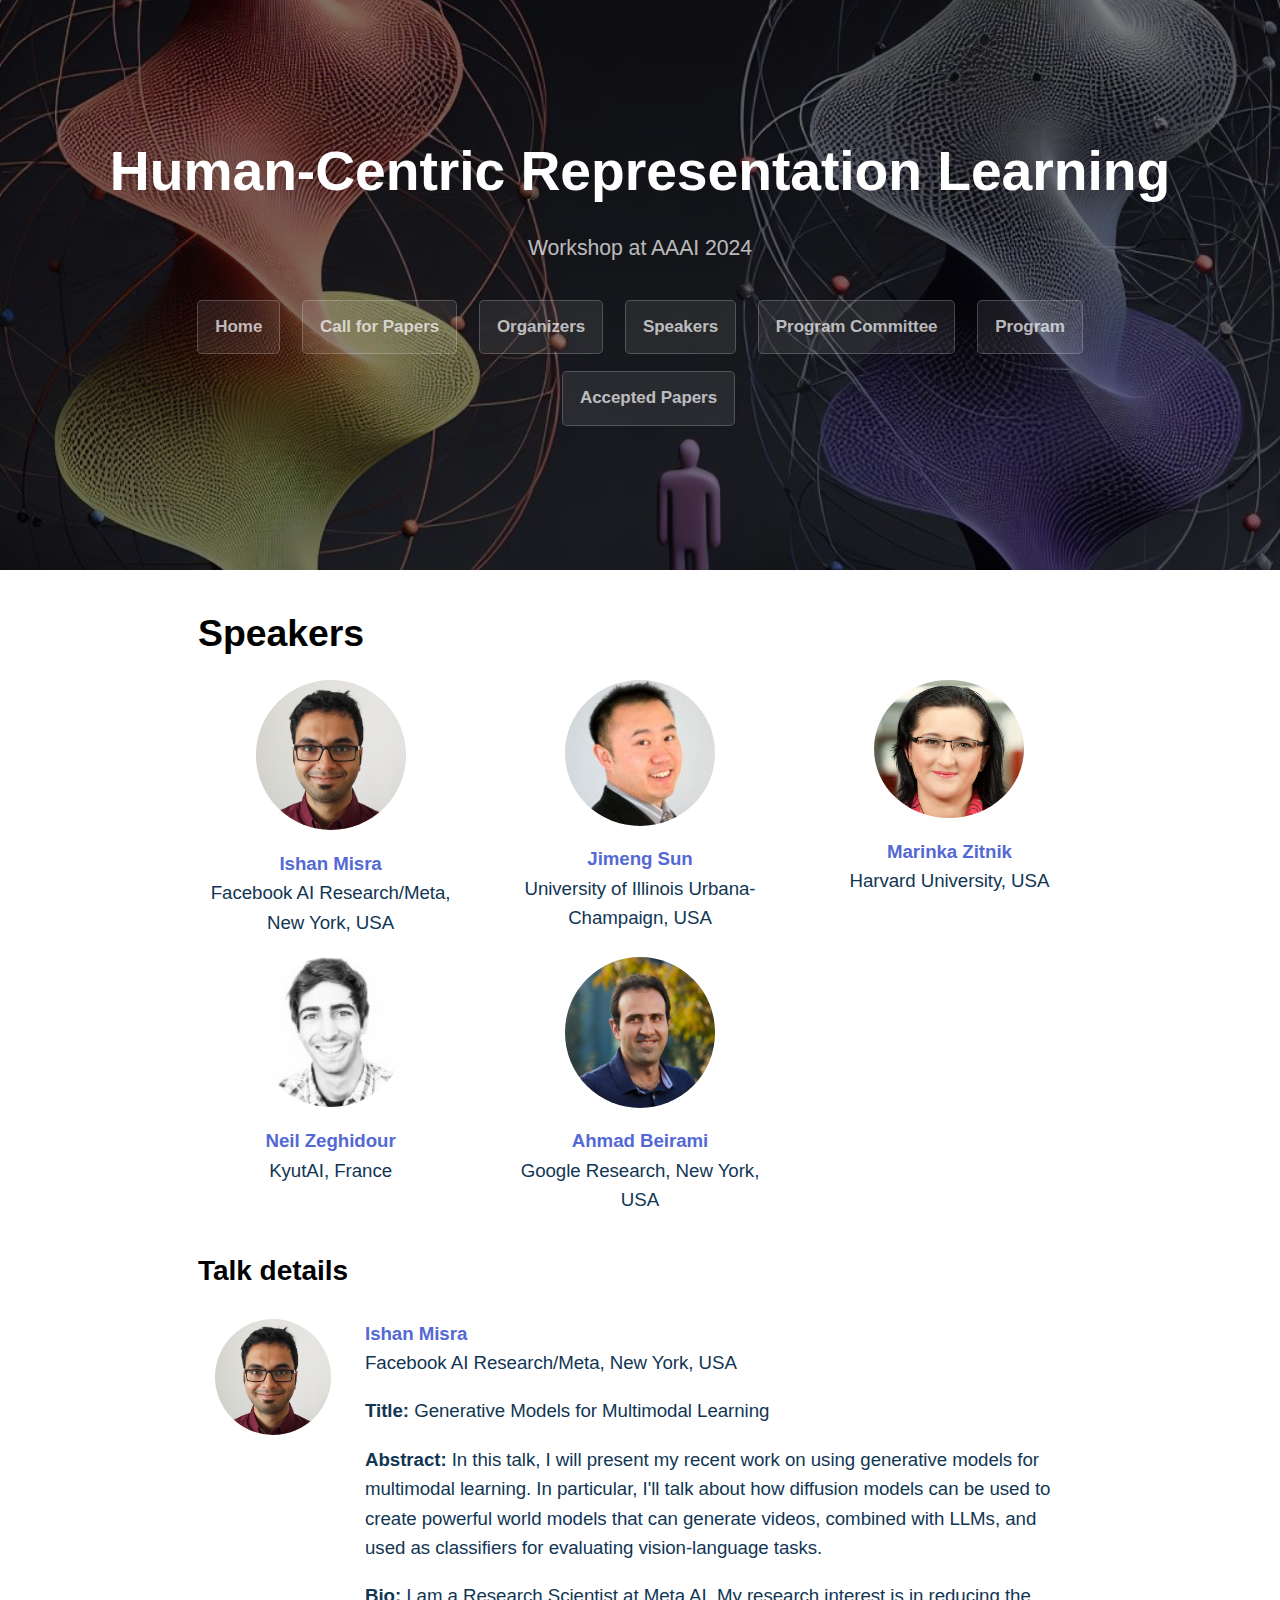
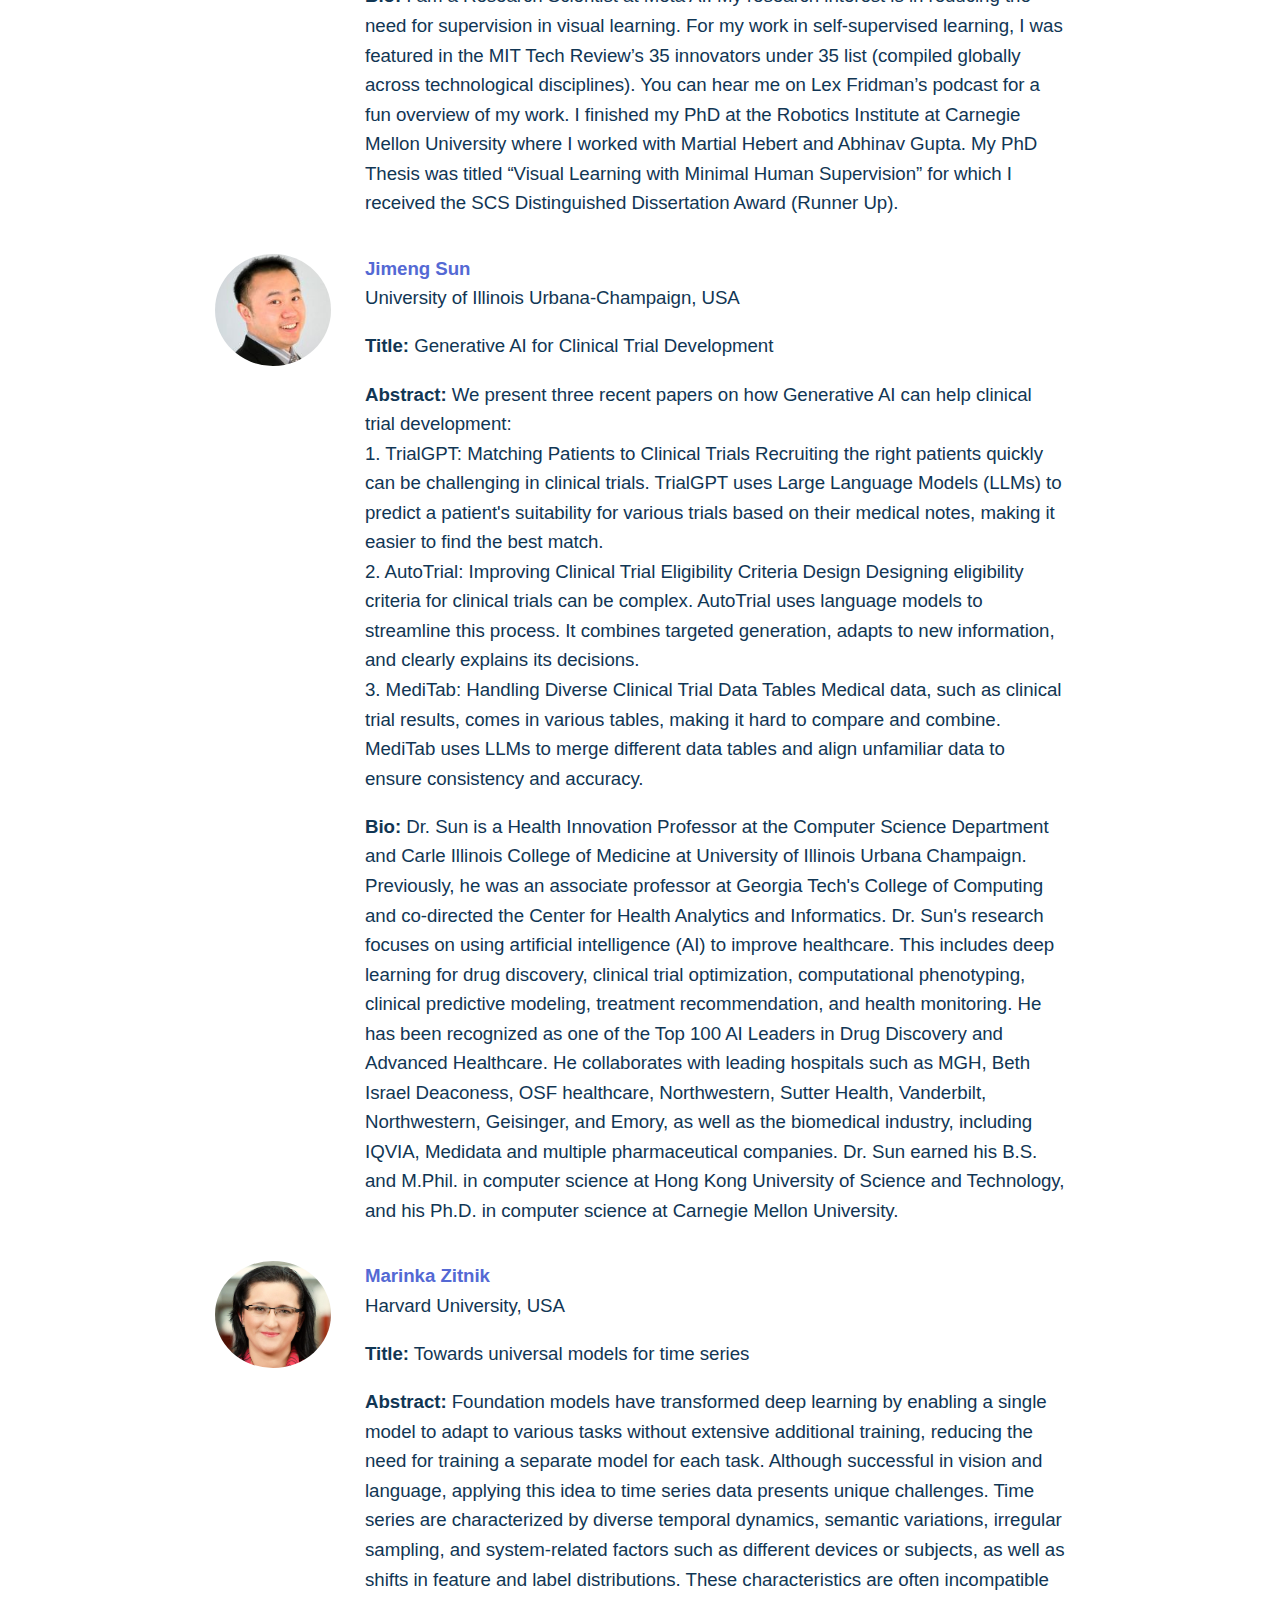
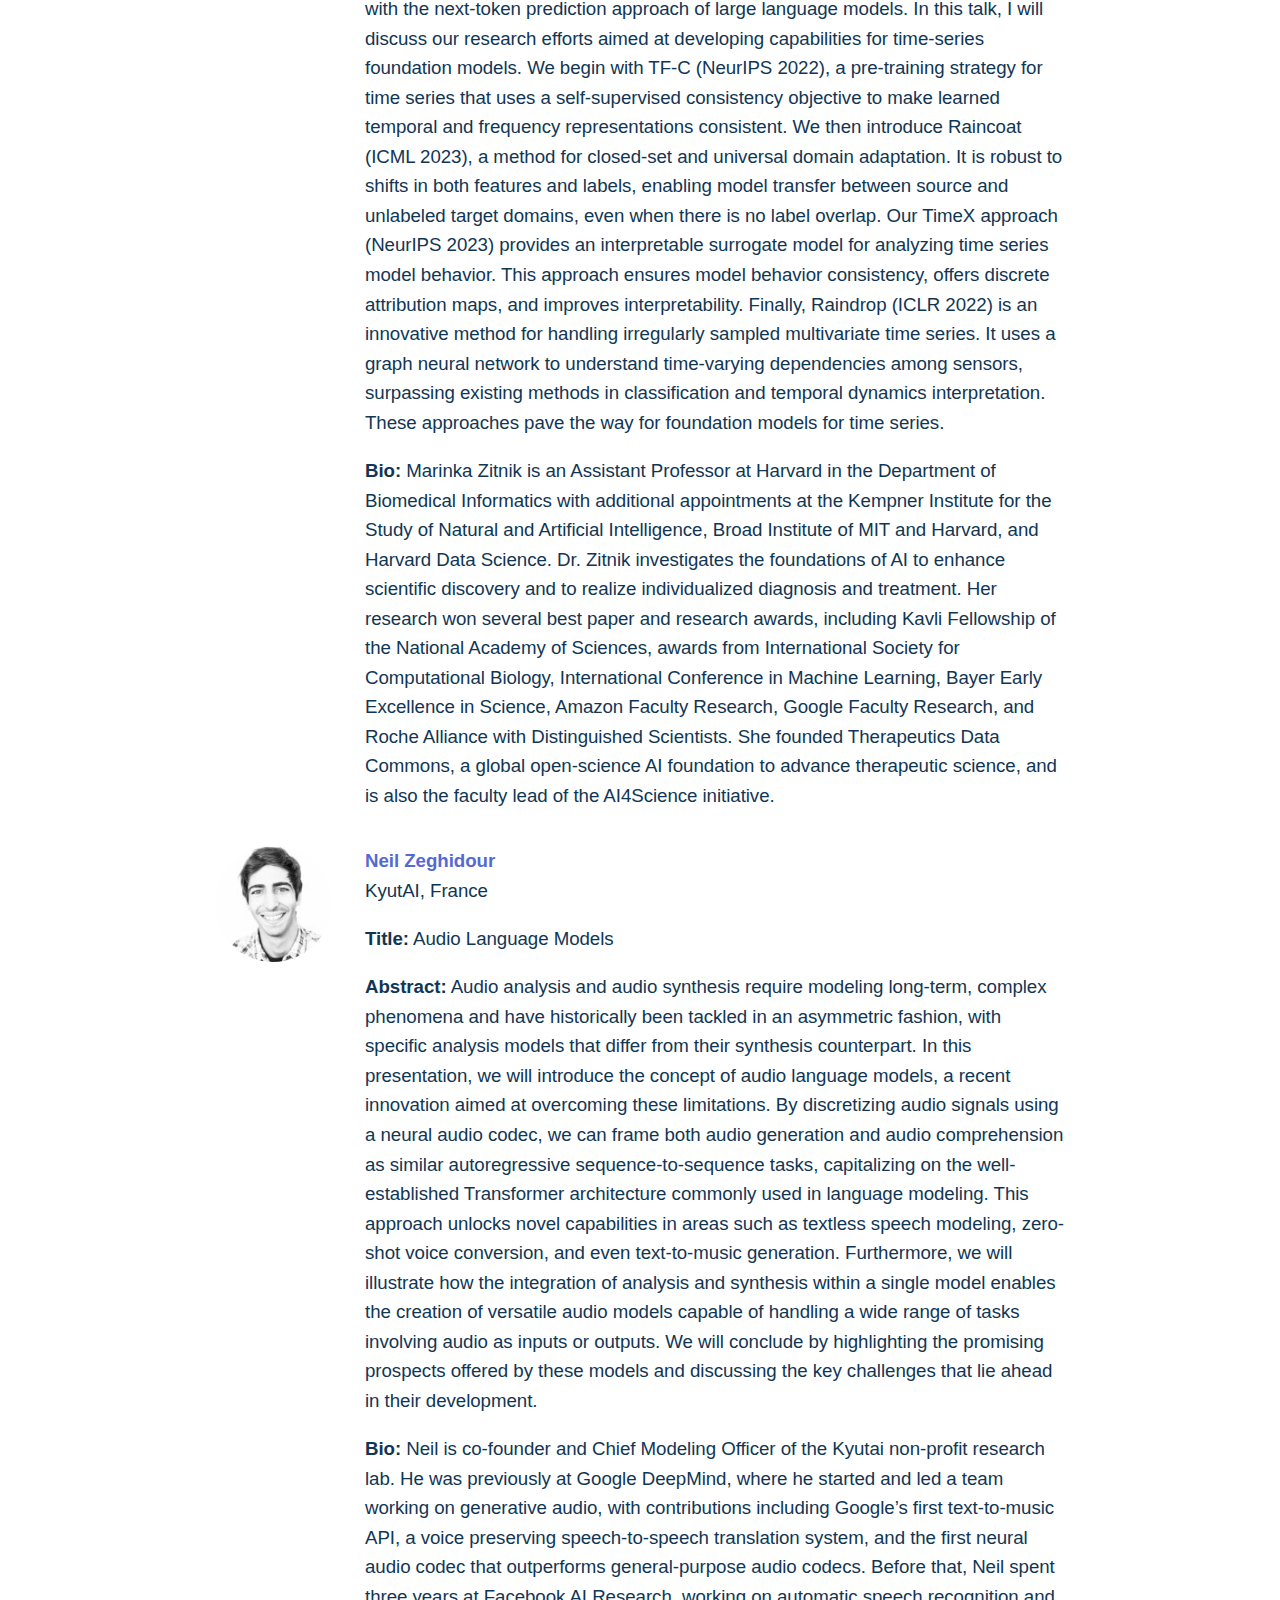
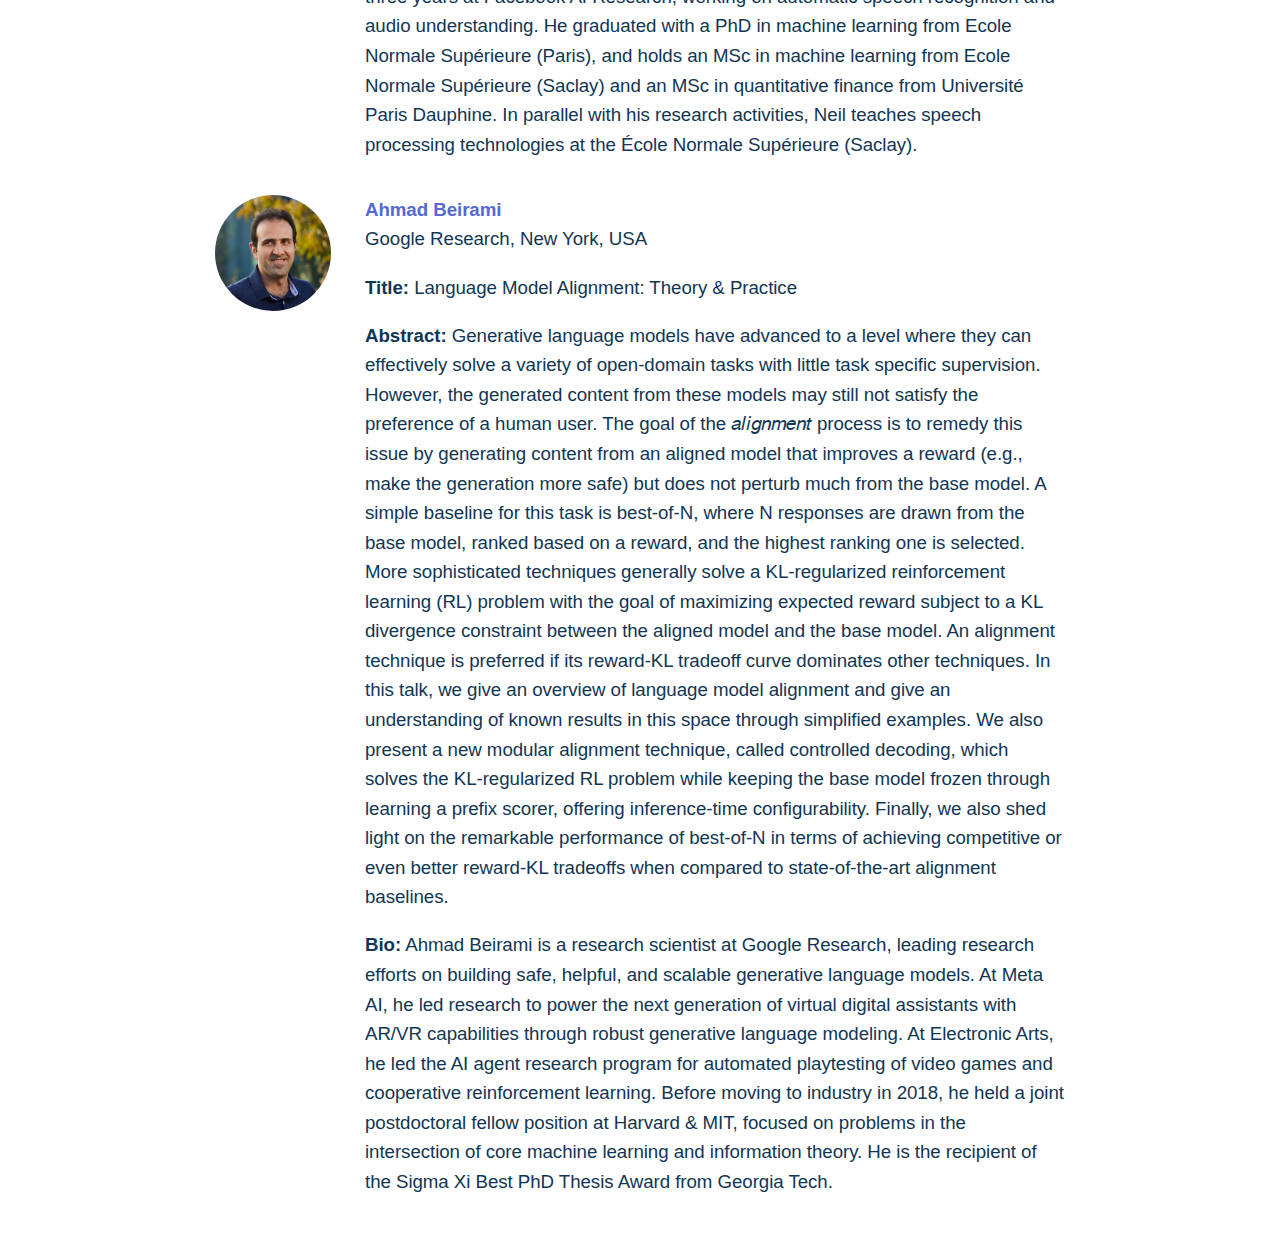
<file: speakers.html>
<!DOCTYPE html>
<html lang="en-US">
  <head>
    <meta charset="UTF-8" />
    <meta http-equiv="X-UA-Compatible" content="IE=edge">
    <meta name="viewport" content="width=device-width, initial-scale=1">
    <meta name="description" content="Human-Centric Representation Learning workshop at AAAI 2024">
    <meta name="author" content="Dimitris Spathis">
    <link rel="shortcut icon" href="https://aaai.org/wp-content/uploads/2022/12/cropped-white-logo-192x192.png" type="image/x-icon">
    <meta name="theme-color" content="#157878" />
    <title>AAAI 2024 Human-Centric Representation Learning workshop - Speakers </title>
    <meta
      name="apple-mobile-web-app-status-bar-style"
      content="black-translucent"
    />
    <link rel="stylesheet" href="./assets/css/style.css?v=" />
  </head>
  <body>
    <a id="skip-to-content" href="#content">Skip to the content.</a>

    <header class="page-header" role="banner">
     <h1 class="project-name">Human-Centric Representation Learning </h1>
       <h2 class="project-tagline">Workshop at AAAI 2024</h2>

      <a href="./index.html" class="btn">Home</a>

      <a href="./cfp.html" class="btn">Call for Papers</a>

      <a href="./organizers.html" class="btn">Organizers</a>

      <a href="./speakers.html" class="btn">Speakers</a>

      <a href="./committee.html" class="btn">Program Committee</a>

      <a href="./schedule.html" class="btn">Program</a>

      <a href="./papers.html" class="btn">Accepted Papers</a> 
    </header>

    <main id="content" class="main-content" role="main">
      <h1 id="call-for-papers">Speakers</h1>

      <div class="row">
        <div class="person">
          <img src="./assets/images/ishan.jpg" alt="Ishan Misra">
          <p><a href="https://imisra.github.io/">Ishan Misra</a></p>
          <p>Facebook AI Research/Meta, New York, USA</p>
        </div>
        <div class="person">
          <img src="./assets/images/jimeng.jpg" alt="Jimeng Sun">
          <p><a href="https://sunlab.org/">Jimeng Sun</a></p>
          <p>University of Illinois Urbana-Champaign, USA</p>
        </div>
         <div class="person">
          <img src="./assets/images/marinka.png" alt="Marinka Zitnik ">
          <p><a href="https://zitniklab.hms.harvard.edu/bio/">Marinka Zitnik</a></p>
          <p>Harvard University, USA</p>
        </div>
      </div>
      <div class="row">
        <div class="person">
          <img src="./assets/images/neil.jpg" alt="Neil Zeghidour">
          <p><a href="https://scholar.google.com/citations?user=fiJamZ0AAAAJ&hl=fr/">Neil Zeghidour</a></p>
          <p>KyutAI, France</p>
        </div>
        <div class="person">
          <img src="./assets/images/ahmad.jpg" alt="Ahmad Beirami">
          <p><a href="https://sites.google.com/view/beirami/"> Ahmad Beirami </a></p>
          <p>Google Research, New York, USA</p>
        </div>
        <div class="person"></div>
      </div>

      <h2 id="call-for-papers">Talk details</h2>

      <table class="no-lines">
        <tbody>

           <tr>
            <td style="border:none; width: 150px;"><div class="person"><img src="./assets/images/ishan.jpg" alt="Ishan Misra" width="1900" /></div></td>
            <td style="border:none"><a href="https://imisra.github.io/">Ishan Misra</a><br />Facebook AI Research/Meta, New York, USA
              <p><b>Title:</b> Generative Models for Multimodal Learning</p>
              <p><b>Abstract:</b> In this talk, I will present my recent work on using generative models for multimodal learning. In particular, I'll talk about how diffusion models can be used to create powerful world models that can generate videos, combined with LLMs, and used as classifiers for evaluating vision-language tasks.
              </p>
              <p><b>Bio:</b> I am a Research Scientist at Meta AI. My research interest is in reducing the need for supervision in visual learning. For my work in self-supervised learning, I was featured in the MIT Tech Review’s 35 innovators under 35 list (compiled globally across technological disciplines). You can hear me on Lex Fridman’s podcast for a fun overview of my work. 
                I finished my PhD at the Robotics Institute at Carnegie Mellon University where I worked with Martial Hebert and Abhinav Gupta. My PhD Thesis was titled “Visual Learning with Minimal Human Supervision” for which I received the SCS Distinguished Dissertation Award (Runner Up).</p></td>
          </tr>

          <tr>
            <td style="border:none; width: 150px;"><div class="person"><img src="./assets/images/jimeng.jpg" alt="Jimeng Sun"></div></td>
            <td style="border:none"><a href="https://sunlab.org/">Jimeng Sun</a><br />University of Illinois Urbana-Champaign, USA
              <p><b>Title:</b> Generative AI for Clinical Trial Development</p>
              <p><b>Abstract:</b> We present three recent papers on how Generative AI can help clinical trial development:<br>
                1. TrialGPT: Matching Patients to Clinical Trials
                Recruiting the right patients quickly can be challenging in clinical trials. TrialGPT uses Large Language Models (LLMs) to predict a patient's suitability for various trials based on their medical notes, making it easier to find the best match.<br>
                2. AutoTrial: Improving Clinical Trial Eligibility Criteria Design
                Designing eligibility criteria for clinical trials can be complex. AutoTrial uses language models to streamline this process. It combines targeted generation, adapts to new information, and clearly explains its decisions.<br>
                3. MediTab: Handling Diverse Clinical Trial Data Tables
                Medical data, such as clinical trial results, comes in various tables, making it hard to compare and combine. MediTab uses LLMs to merge different data tables and align unfamiliar data to ensure consistency and accuracy.
                
              </p>
              <p><b>Bio:</b> Dr. Sun is a Health Innovation Professor at the Computer Science Department and Carle Illinois College of Medicine at University of Illinois Urbana Champaign. Previously, he was an associate professor at Georgia Tech's College of Computing and co-directed the Center for Health Analytics and Informatics. Dr. Sun's research focuses on using artificial intelligence (AI) to improve healthcare. This includes deep learning for drug discovery, clinical trial optimization, computational phenotyping, clinical predictive modeling, treatment recommendation, and health monitoring. He has been recognized as one of the Top 100 AI Leaders in Drug Discovery and Advanced Healthcare. He collaborates with leading hospitals such as MGH, Beth Israel Deaconess, OSF healthcare, Northwestern, Sutter Health, Vanderbilt, Northwestern, Geisinger, and Emory, as well as the biomedical industry, including IQVIA, Medidata and multiple pharmaceutical companies. Dr. Sun earned his B.S. and M.Phil. in computer science at Hong Kong University of Science and Technology, and his Ph.D. in computer science at Carnegie Mellon University.
              </p></td>
          </tr>

          <tr>
            <td style="border:none; width: 150px;"><div class="person"><img src="./assets/images/marinka.png" alt="Marinka Zitnik"></div></td>
            <td style="border:none"><a href="https://zitniklab.hms.harvard.edu/bio/">Marinka Zitnik</a><br />Harvard University, USA
              <p><b>Title:</b> Towards universal models for time series
              </p>
              <p><b>Abstract:</b> Foundation models have transformed deep learning by enabling a single model to adapt to various tasks without extensive additional training, reducing the need for training a separate model for each task. Although successful in vision and language, applying this idea to time series data presents unique challenges. Time series are characterized by diverse temporal dynamics, semantic variations, irregular sampling, and system-related factors such as different devices or subjects, as well as shifts in feature and label distributions. These characteristics are often incompatible with the next-token prediction approach of large language models. In this talk, I will discuss our research efforts aimed at developing capabilities for time-series foundation models. We begin with TF-C (NeurIPS 2022), a pre-training strategy for time series that uses a self-supervised consistency objective to make learned temporal and frequency representations consistent. We then introduce Raincoat (ICML 2023), a method for closed-set and universal domain adaptation. It is robust to shifts in both features and labels, enabling model transfer between source and unlabeled target domains, even when there is no label overlap. Our TimeX approach (NeurIPS 2023) provides an interpretable surrogate model for analyzing time series model behavior. This approach ensures model behavior consistency, offers discrete attribution maps, and improves interpretability. Finally, Raindrop (ICLR 2022) is an innovative method for handling irregularly sampled multivariate time series. It uses a graph neural network to understand time-varying dependencies among sensors, surpassing existing methods in classification and temporal dynamics interpretation. These approaches pave the way for foundation models for time series.

              </p>
              <p><b>Bio:</b> Marinka Zitnik is an Assistant Professor at Harvard in the Department of Biomedical Informatics with additional appointments at the Kempner Institute for the Study of Natural and Artificial Intelligence, Broad Institute of MIT and Harvard, and Harvard Data Science. Dr. Zitnik investigates the foundations of AI to enhance scientific discovery and to realize individualized diagnosis and treatment. Her research won several best paper and research awards, including Kavli Fellowship of the National Academy of Sciences, awards from International Society for Computational Biology, International Conference in Machine Learning, Bayer Early Excellence in Science, Amazon Faculty Research, Google Faculty Research, and Roche Alliance with Distinguished Scientists. She founded Therapeutics Data Commons, a global open-science AI foundation to advance therapeutic science, and is also the faculty lead of the AI4Science initiative.
              </p></td>
          </tr>

          <tr>
            <td style="border:none; width: 150px;"><div class="person"><img src="./assets/images/neil.jpg" alt="Neil Zeghidour"></div></td>
            <td style="border:none"><a href="https://scholar.google.com/citations?user=fiJamZ0AAAAJ&hl=fr/">Neil Zeghidour</a><br />KyutAI, France
              <p><b>Title:</b> Audio Language Models</p>
              <p><b>Abstract:</b> Audio analysis and audio synthesis require modeling long-term, complex phenomena and have historically been tackled in an asymmetric fashion, with specific analysis models that differ from their synthesis counterpart. In this presentation, we will introduce the concept of audio language models, a recent innovation aimed at overcoming these limitations. By discretizing audio signals using a neural audio codec, we can frame both audio generation and audio comprehension as similar autoregressive sequence-to-sequence tasks, capitalizing on the well-established Transformer architecture commonly used in language modeling. This approach unlocks novel capabilities in areas such as textless speech modeling, zero-shot voice conversion, and even text-to-music generation. Furthermore, we will illustrate how the integration of analysis and synthesis within a single model enables the creation of versatile audio models capable of handling a wide range of tasks involving audio as inputs or outputs. We will conclude by highlighting the promising prospects offered by these models and discussing the key challenges that lie ahead in their development.

              </p>
              <p><b>Bio:</b> Neil is co-founder and Chief Modeling Officer of the Kyutai non-profit research lab. He was previously at Google DeepMind, where he started and led a team working on generative audio, with contributions including Google’s first text-to-music API, a voice preserving speech-to-speech translation system, and the first neural audio codec that outperforms general-purpose audio codecs. Before that, Neil spent three years at Facebook AI Research, working on automatic speech recognition and audio understanding. He graduated with a PhD in machine learning from Ecole Normale Supérieure (Paris), and holds an MSc in machine learning from Ecole Normale Supérieure (Saclay) and an MSc in quantitative finance from Université Paris Dauphine. In parallel with his research activities, Neil teaches speech processing technologies at the École Normale Supérieure (Saclay).
              </p></td>
          </tr>

          <tr>
            <td style="border:none; width: 150px;"><div class="person"><img src="./assets/images/ahmad.jpg" alt="Ahmad Beirami"></div></td>
            <td style="border:none"><a href="https://sites.google.com/view/beirami/"> Ahmad Beirami </a><br />Google Research, New York, USA
              <p><b>Title:</b> Language Model Alignment: Theory & Practice</p>
              <p><b>Abstract:</b> Generative language models have advanced to a level where they can effectively solve a variety of open-domain tasks with little task specific supervision. However, the generated content from these models may still not satisfy the preference of a human user. The goal of the 𝑎𝑙𝑖𝑔𝑛𝑚𝑒𝑛𝑡 process is to remedy this issue by generating content from an aligned model that improves a reward (e.g., make the generation more safe) but does not perturb much from the base model. A simple baseline for this task is best-of-N, where N responses are drawn from the base model, ranked based on a reward, and the highest ranking one is selected. More sophisticated techniques generally solve a KL-regularized reinforcement learning (RL) problem with the goal of maximizing expected reward subject to a KL divergence constraint between the aligned model and the base model. An alignment technique is preferred if its reward-KL tradeoff curve dominates other techniques. In this talk, we give an overview of language model alignment and give an understanding of known results in this space through simplified examples. We also present a new modular alignment technique, called controlled decoding, which solves the KL-regularized RL problem while keeping the base model frozen through learning a prefix scorer, offering inference-time configurability. Finally, we also shed light on the remarkable performance of best-of-N in terms of achieving competitive or even better reward-KL tradeoffs when compared to state-of-the-art alignment baselines.
              </p>
              <p><b>Bio:</b> Ahmad Beirami is a research scientist at Google Research, leading research efforts on building safe, helpful, and scalable generative language models. At Meta AI, he led research to  power the next generation of virtual digital assistants with AR/VR capabilities through robust generative language modeling. At Electronic Arts, he led the AI agent research program for automated playtesting of video games and cooperative reinforcement learning. Before moving to industry in 2018, he held a joint postdoctoral fellow position at Harvard & MIT, focused on problems in the intersection of core machine learning and information theory. He is the recipient of the Sigma Xi Best PhD Thesis Award from Georgia Tech.

              </p></td>
          </tr>
            
          
            
      
          
          
        </tbody>
      </table>


    </main>
  </body>
</html>
</file>
<file: assets/css/style.css>
/*! normalize.css v3.0.2 | MIT License | git.io/normalize */
/**
 * 1. Set default font family to sans-serif.
 * 2. Prevent iOS text size adjust after orientation change, without disabling
 *    user zoom.
 */
@import url("https://fonts.googleapis.com/css?family=Google+Sans|Noto+Sans|Castoro");

html {
  font-family: sans-serif;
  /* 1 */
  -ms-text-size-adjust: 100%;
  /* 2 */
  -webkit-text-size-adjust: 100%;
  /* 2 */ }

/**
 * Remove default margin.
 */
body {
  margin: 0; }

/* HTML5 display definitions
   ========================================================================== */
/**
 * Correct `block` display not defined for any HTML5 element in IE 8/9.
 * Correct `block` display not defined for `details` or `summary` in IE 10/11
 * and Firefox.
 * Correct `block` display not defined for `main` in IE 11.
 */
article,
aside,
details,
figcaption,
figure,
footer,
header,
hgroup,
main,
menu,
nav,
section,
summary {
  display: block; }

/**
 * 1. Correct `inline-block` display not defined in IE 8/9.
 * 2. Normalize vertical alignment of `progress` in Chrome, Firefox, and Opera.
 */
audio,
canvas,
progress,
video {
  display: inline-block;
  /* 1 */
  vertical-align: baseline;
  /* 2 */ }

/**
 * Prevent modern browsers from displaying `audio` without controls.
 * Remove excess height in iOS 5 devices.
 */
audio:not([controls]) {
  display: none;
  height: 0; }

/**
 * Address `[hidden]` styling not present in IE 8/9/10.
 * Hide the `template` element in IE 8/9/11, Safari, and Firefox < 22.
 */
[hidden],
template {
  display: none; }

/* Links
   ========================================================================== */
/**
 * Remove the gray background color from active links in IE 10.
 */
a {
  background-color: transparent; }

/**
 * Improve readability when focused and also mouse hovered in all browsers.
 */
a:active,
a:hover {
  outline: 0; }

/* Text-level semantics
   ========================================================================== */
/**
 * Address styling not present in IE 8/9/10/11, Safari, and Chrome.
 */
abbr[title] {
  border-bottom: 1px dotted; }

/**
 * Address style set to `bolder` in Firefox 4+, Safari, and Chrome.
 */
b,
strong {
  font-weight: bold; }

/**
 * Address styling not present in Safari and Chrome.
 */
dfn {
  font-style: italic; }

/**
 * Address variable `h1` font-size and margin within `section` and `article`
 * contexts in Firefox 4+, Safari, and Chrome.
 */
h1 {
  font-family: 'Google Sans', sans-serif;
  font-size: 2em;
  margin: 0.67em 0; }

/**
 * Address styling not present in IE 8/9.
 */
mark {
  background: #ff0;
  color: #000; }

/**
 * Address inconsistent and variable font size in all browsers.
 */
small {
  font-size: 80%; }

/**
 * Prevent `sub` and `sup` affecting `line-height` in all browsers.
 */
sub,
sup {
  font-size: 75%;
  line-height: 0;
  position: relative;
  vertical-align: baseline; }

sup {
  top: -0.5em; }

sub {
  bottom: -0.25em; }

/* Embedded content
   ========================================================================== */
/**
 * Remove border when inside `a` element in IE 8/9/10.
 */
img {
  border: 0; }

/**
 * Correct overflow not hidden in IE 9/10/11.
 */
svg:not(:root) {
  overflow: hidden; }

/* Grouping content
   ========================================================================== */
/**
 * Address margin not present in IE 8/9 and Safari.
 */
figure {
  margin: 1em 40px; }

/**
 * Address differences between Firefox and other browsers.
 */
hr {
  box-sizing: content-box;
  height: 0; }

/**
 * Contain overflow in all browsers.
 */
pre {
  overflow: auto; }

/**
 * Address odd `em`-unit font size rendering in all browsers.
 */
code,
kbd,
pre,
samp {
  font-family: monospace, monospace;
  font-size: 1em; }

/* Forms
   ========================================================================== */
/**
 * Known limitation: by default, Chrome and Safari on OS X allow very limited
 * styling of `select`, unless a `border` property is set.
 */
/**
 * 1. Correct color not being inherited.
 *    Known issue: affects color of disabled elements.
 * 2. Correct font properties not being inherited.
 * 3. Address margins set differently in Firefox 4+, Safari, and Chrome.
 */
button,
input,
optgroup,
select,
textarea {
  color: inherit;
  /* 1 */
  font: inherit;
  /* 2 */
  margin: 0;
  /* 3 */ }

/**
 * Address `overflow` set to `hidden` in IE 8/9/10/11.
 */
button {
  overflow: visible; }

/**
 * Address inconsistent `text-transform` inheritance for `button` and `select`.
 * All other form control elements do not inherit `text-transform` values.
 * Correct `button` style inheritance in Firefox, IE 8/9/10/11, and Opera.
 * Correct `select` style inheritance in Firefox.
 */
button,
select {
  text-transform: none; }

/**
 * 1. Avoid the WebKit bug in Android 4.0.* where (2) destroys native `audio`
 *    and `video` controls.
 * 2. Correct inability to style clickable `input` types in iOS.
 * 3. Improve usability and consistency of cursor style between image-type
 *    `input` and others.
 */
button,
html input[type="button"],
input[type="reset"],
input[type="submit"] {
  -webkit-appearance: button;
  /* 2 */
  cursor: pointer;
  /* 3 */ }

/**
 * Re-set default cursor for disabled elements.
 */
button[disabled],
html input[disabled] {
  cursor: default; }

/**
 * Remove inner padding and border in Firefox 4+.
 */
button::-moz-focus-inner,
input::-moz-focus-inner {
  border: 0;
  padding: 0; }

/**
 * Address Firefox 4+ setting `line-height` on `input` using `!important` in
 * the UA stylesheet.
 */
input {
  line-height: normal; }

/**
 * It's recommended that you don't attempt to style these elements.
 * Firefox's implementation doesn't respect box-sizing, padding, or width.
 *
 * 1. Address box sizing set to `content-box` in IE 8/9/10.
 * 2. Remove excess padding in IE 8/9/10.
 */
input[type="checkbox"],
input[type="radio"] {
  box-sizing: border-box;
  /* 1 */
  padding: 0;
  /* 2 */ }

/**
 * Fix the cursor style for Chrome's increment/decrement buttons. For certain
 * `font-size` values of the `input`, it causes the cursor style of the
 * decrement button to change from `default` to `text`.
 */
input[type="number"]::-webkit-inner-spin-button,
input[type="number"]::-webkit-outer-spin-button {
  height: auto; }

/**
 * 1. Address `appearance` set to `searchfield` in Safari and Chrome.
 * 2. Address `box-sizing` set to `border-box` in Safari and Chrome
 *    (include `-moz` to future-proof).
 */
input[type="search"] {
  -webkit-appearance: textfield;
  /* 1 */
  /* 2 */
  box-sizing: content-box; }

/**
 * Remove inner padding and search cancel button in Safari and Chrome on OS X.
 * Safari (but not Chrome) clips the cancel button when the search input has
 * padding (and `textfield` appearance).
 */
input[type="search"]::-webkit-search-cancel-button,
input[type="search"]::-webkit-search-decoration {
  -webkit-appearance: none; }

/**
 * Define consistent border, margin, and padding.
 */
fieldset {
  border: 1px solid #c0c0c0;
  margin: 0 2px;
  padding: 0.35em 0.625em 0.75em; }

/**
 * 1. Correct `color` not being inherited in IE 8/9/10/11.
 * 2. Remove padding so people aren't caught out if they zero out fieldsets.
 */
legend {
  border: 0;
  /* 1 */
  padding: 0;
  /* 2 */ }

/**
 * Remove default vertical scrollbar in IE 8/9/10/11.
 */
textarea {
  overflow: auto; }

/**
 * Don't inherit the `font-weight` (applied by a rule above).
 * NOTE: the default cannot safely be changed in Chrome and Safari on OS X.
 */
optgroup {
  font-weight: bold; }

/* Tables
   ========================================================================== */
/**
 * Remove most spacing between table cells.
 */
table {
  border-collapse: collapse;
  border-spacing: 0; }

td,
th {
  padding: 0; }

.highlight table td {
  padding: 5px; }

.highlight table pre {
  margin: 0; }

.highlight .cm {
  color: #999988;
  font-style: italic; }

.highlight .cp {
  color: #999999;
  font-weight: bold; }

.highlight .c1 {
  color: #999988;
  font-style: italic; }

.highlight .cs {
  color: #999999;
  font-weight: bold;
  font-style: italic; }

.highlight .c, .highlight .cd {
  color: #999988;
  font-style: italic; }

.highlight .err {
  color: #a61717;
  background-color: #e3d2d2; }

.highlight .gd {
  color: #000000;
  background-color: #ffdddd; }

.highlight .ge {
  color: #000000;
  font-style: italic; }

.highlight .gr {
  color: #aa0000; }

.highlight .gh {
  color: #999999; }

.highlight .gi {
  color: #000000;
  background-color: #ddffdd; }

.highlight .go {
  color: #888888; }

.highlight .gp {
  color: #555555; }

.highlight .gs {
  font-weight: bold; }

.highlight .gu {
  color: #aaaaaa; }

.highlight .gt {
  color: #aa0000; }

.highlight .kc {
  color: #000000;
  font-weight: bold; }

.highlight .kd {
  color: #000000;
  font-weight: bold; }

.highlight .kn {
  color: #000000;
  font-weight: bold; }

.highlight .kp {
  color: #000000;
  font-weight: bold; }

.highlight .kr {
  color: #000000;
  font-weight: bold; }

.highlight .kt {
  color: #445588;
  font-weight: bold; }

.highlight .k, .highlight .kv {
  color: #000000;
  font-weight: bold; }

.highlight .mf {
  color: #009999; }

.highlight .mh {
  color: #009999; }

.highlight .il {
  color: #009999; }

.highlight .mi {
  color: #009999; }

.highlight .mo {
  color: #009999; }

.highlight .m, .highlight .mb, .highlight .mx {
  color: #009999; }

.highlight .sb {
  color: #d14; }

.highlight .sc {
  color: #d14; }

.highlight .sd {
  color: #d14; }

.highlight .s2 {
  color: #d14; }

.highlight .se {
  color: #d14; }

.highlight .sh {
  color: #d14; }

.highlight .si {
  color: #d14; }

.highlight .sx {
  color: #d14; }

.highlight .sr {
  color: #009926; }

.highlight .s1 {
  color: #d14; }

.highlight .ss {
  color: #990073; }

.highlight .s {
  color: #d14; }

.highlight .na {
  color: #008080; }

.highlight .bp {
  color: #999999; }

.highlight .nb {
  color: #0086B3; }

.highlight .nc {
  color: #445588;
  font-weight: bold; }

.highlight .no {
  color: #008080; }

.highlight .nd {
  color: #3c5d5d;
  font-weight: bold; }

.highlight .ni {
  color: #800080; }

.highlight .ne {
  color: #990000;
  font-weight: bold; }

.highlight .nf {
  color: #990000;
  font-weight: bold; }

.highlight .nl {
  color: #990000;
  font-weight: bold; }

.highlight .nn {
  color: #555555; }

.highlight .nt {
  color: #000080; }

.highlight .vc {
  color: #008080; }

.highlight .vg {
  color: #008080; }

.highlight .vi {
  color: #008080; }

.highlight .nv {
  color: #008080; }

.highlight .ow {
  color: #000000;
  font-weight: bold; }

.highlight .o {
  color: #000000;
  font-weight: bold; }

.highlight .w {
  color: #bbbbbb; }

.highlight {
  background-color: #f8f8f8; }

* {
  box-sizing: border-box; }

html {
  font-family: "Google Sans", "Helvetica Neue", Helvetica, Arial, sans-serif;
  font-size: 17px;
  line-height: 1.58;
  letter-spacing: -.003em;}

body {
  padding: 0;
  margin: 0;
  color: #113654; }

#skip-to-content {
  height: 1px;
  width: 1px;
  position: absolute;
  overflow: hidden;
  top: -10px; }
  #skip-to-content:focus {
    position: fixed;
    top: 10px;
    left: 10px;
    height: auto;
    width: auto;
    background: #3be1c5;
    outline: thick solid #3be1c5; }

    a {
      color: #5469d4;
      font-weight: bolder;
      text-decoration: none;
    }
    
    a:hover {
       color: #223490;
    }

    a:hover, a:focus {
      text-decoration: none;
  }

.btn {
  display: inline-block;
  margin-bottom: 1rem;
  color: rgba(255, 255, 255, 0.7);
  background-color: rgba(255, 255, 255, 0.08);
  border-color: rgba(255, 255, 255, 0.2);
  border-style: solid;
  border-width: 1px;
  border-radius: 0.3rem;
  transition: color 0.2s, background-color 0.2s, border-color 0.2s; }
  .btn:hover {
    color: rgba(255, 255, 255, 0.8);
    text-decoration: none;
    background-color: rgba(255, 255, 255, 0.2);
    border-color: rgba(255, 255, 255, 0.3); }
  .btn + .btn {
    margin-left: 1rem; }
  @media screen and (min-width: 64em) {
    .btn {
      padding: 0.75rem 1rem; } }
  @media screen and (min-width: 42em) and (max-width: 64em) {
    .btn {
      padding: 0.6rem 0.9rem;
      font-size: 0.9rem; } }
  @media screen and (max-width: 42em) {
    .btn {
      display: block;
      width: 100%;
      padding: 0.75rem;
      font-size: 0.9rem; }
      .btn + .btn {
        margin-top: 1rem;
        margin-left: 0; } }

.btn-disabled {
  display: inline-block;
  margin-bottom: 1rem;
  color: rgba(255, 255, 255, 0.7);
  background-color: rgba(0, 0, 0, 0.50);
  border-color: rgba(255, 255, 255, 0.2);
  border-style: solid;
  border-width: 1px;
  border-radius: 0.3rem;
  transition: color 0.2s, background-color 0.2s, border-color 0.2s; }
  .btn-disabled + .btn-disabled {
    margin-left: 1rem; }
  .btn + .btn-disabled {
    margin-left: 1rem; }
  @media screen and (min-width: 64em) {
    .btn-disabled {
      padding: 0.75rem 1rem; } }
  @media screen and (min-width: 42em) and (max-width: 64em) {
    .btn-disabled {
      padding: 0.6rem 0.9rem;
      font-size: 0.9rem; } }
  @media screen and (max-width: 42em) {
    .btn-disabled {
      display: block;
      width: 100%;
      padding: 0.75rem;
      font-size: 0.9rem; }
      .btn-disabled + .btn-disabled {
        margin-top: 1rem;
        margin-left: 0; } }

.page-header {
  color: white;
  text-align: center;
  background-color: #000;
  background-image: linear-gradient(120deg, #FFF, #000); }
  @media screen and (min-width: 64em) {
    .page-header {
      padding: 2.5rem 6rem; } }
  @media screen and (min-width: 42em) and (max-width: 64em) {
    .page-header {
      padding: 2.5rem 4rem; } }
  @media screen and (max-width: 42em) {
    .page-header {
      padding: 2rem 1rem; } }

.project-name {
  margin-top: 0;
  margin-bottom: 0.1rem; }
  @media screen and (min-width: 64em) {
    .project-name {
      font-size: 3.25rem; } }
  @media screen and (min-width: 42em) and (max-width: 64em) {
    .project-name {
      font-size: 2.25rem; } }
  @media screen and (max-width: 42em) {
    .project-name {
      font-size: 1.75rem; } }

.project-tagline {
  margin-bottom: 2rem;
  font-weight: normal;
  opacity: 0.7; }
  @media screen and (min-width: 64em) {
    .project-tagline {
      font-size: 1.25rem; } }
  @media screen and (min-width: 42em) and (max-width: 64em) {
    .project-tagline {
      font-size: 1.15rem; } }
  @media screen and (max-width: 42em) {
    .project-tagline {
      font-size: 1rem; } }

.main-content {
  word-wrap: break-word; }
  .main-content :first-child {
    margin-top: 0; }
  @media screen and (min-width: 64em) {
    .main-content {
      max-width: 64rem;
      padding: 2rem 6rem;
      margin: 0 auto;
      font-size: 1.1rem; } }
  @media screen and (min-width: 42em) and (max-width: 64em) {
    .main-content {
      padding: 2rem 4rem;
      font-size: 1.1rem; } }
  @media screen and (max-width: 42em) {
    .main-content {
      padding: 2rem 1rem;
      font-size: 1rem; } }
  .main-content kbd {
    background-color: #fafbfc;
    border: 1px solid #c6cbd1;
    border-bottom-color: #959da5;
    border-radius: 3px;
    box-shadow: inset 0 -1px 0 #959da5;
    color: #444d56;
    display: inline-block;
    font-size: 11px;
    line-height: 10px;
    padding: 3px 5px;
    vertical-align: middle; }
  .main-content img {
    max-width: 100%; }
  .main-content h1,
  .main-content h2,
  .main-content h3,
  .main-content h4,
  .main-content h5,
  .main-content h6 {
    margin-top: 2rem;
    margin-bottom: 1rem;
    font-weight: normal;
    color: black; }
  .main-content p {
    margin-bottom: 1em; }
  .main-content code {
    padding: 2px 4px;
    font-family: Consolas, "Liberation Mono", Menlo, Courier, monospace;
    font-size: 0.9rem;
    color: black;
    background-color: #f3f6fa;
    border-radius: 0.3rem; }
  .main-content pre {
    padding: 0.8rem;
    margin-top: 0;
    margin-bottom: 1rem;
    font: 1rem Consolas, "Liberation Mono", Menlo, Courier, monospace;
    color: black;
    word-wrap: normal;
    background-color: #f3f6fa;
    border: solid 1px #999;
    border-radius: 0.3rem; }
    .main-content pre > code {
      padding: 0;
      margin: 0;
      font-size: 0.9rem;
      color: black;
      word-break: normal;
      white-space: pre;
      background: transparent;
      border: 0; }
  .main-content .highlight {
    margin-bottom: 1rem; }
    .main-content .highlight pre {
      margin-bottom: 0;
      word-break: normal; }
  .main-content .highlight pre,
  .main-content pre {
    padding: 0.8rem;
    overflow: auto;
    font-size: 0.9rem;
    line-height: 1.45;
    border-radius: 0.3rem;
    -webkit-overflow-scrolling: touch; }
  .main-content pre code,
  .main-content pre tt {
    display: inline;
    max-width: initial;
    padding: 0;
    margin: 0;
    overflow: initial;
    line-height: inherit;
    word-wrap: normal;
    background-color: transparent;
    border: 0; }
    .main-content pre code:before, .main-content pre code:after,
    .main-content pre tt:before,
    .main-content pre tt:after {
      content: normal; }
  .main-content ul,
  .main-content ol {
    margin-top: 0; }
  .main-content blockquote {
    padding: 0 1rem;
    margin-left: 0;
    color: #999;
    border-left: 0.3rem solid #999; }
    .main-content blockquote > :first-child {
      margin-top: 0; }
    .main-content blockquote > :last-child {
      margin-bottom: 0; }
  .main-content table {
    display: block;
    width: 100%;
    overflow: auto;
    word-break: normal;
    word-break: keep-all;
    -webkit-overflow-scrolling: touch; }
    .main-content table th {
      font-weight: bold; }
    .main-content table th,
    .main-content table td {
      padding: 0.5rem 1rem;
      border: 2px solid #edededd6; }
  .main-content dl {
    padding: 0; }
    .main-content dl dt {
      padding: 0;
      margin-top: 1rem;
      font-size: 1rem;
      font-weight: bold; }
    .main-content dl dd {
      padding: 0;
      margin-bottom: 1rem; }
  .main-content hr {
    height: 2px;
    padding: 0;
    margin: 1rem 0;
    background-color: #999;
    border: 0; }

.site-footer {
  padding-top: 2rem;
  margin-top: 2rem;
  border-top: solid 1px #999; }
  @media screen and (min-width: 64em) {
    .site-footer {
      font-size: 1rem; } }
  @media screen and (min-width: 42em) and (max-width: 64em) {
    .site-footer {
      font-size: 1rem; } }
  @media screen and (max-width: 42em) {
    .site-footer {
      font-size: 0.9rem; } }

.site-footer-owner {
  display: block;
  font-weight: bold; }

.site-footer-credits {
  color: #999; }

.logo-container {
  margin: auto;
  width: 25%;
  margin-top: 1.75rem; }

.main-content h1,
.main-content h2,
.main-content h3,
.main-content h4,
.main-content h5,
.main-content h6 {
  margin-top: 2rem;
  margin-bottom: 1rem;
  font-weight: bold;
  color: black; }

.page-header {
  background-color: rgba(0,0,0,.6);
  color: white;
  text-align: center;
  background: linear-gradient(rgba(0, 0, 0, 0.5), rgba(0, 0, 0, 0.5)), url('../images/banner-dalle.jpeg');
  background-repeat: no-repeat;
  background-size: cover;
  background-position: center; }
  @media screen and (min-width: 64em) {
    .page-header {
      padding: 7.5rem 6rem; } }
  @media screen and (min-width: 42em) and (max-width: 64em) {
    .page-header {
      padding: 2.5rem 4rem; } }
  @media screen and (max-width: 42em) {
    .page-header {
      padding: 2rem 1rem; } }

td {
  vertical-align: top; }

abstract {
  font-size: 0.90rem; }

.row {
  display: flex;
  justify-content: space-between;
  margin-bottom: 20px;
}

.person {
  flex-basis: 30%;
  text-align: center;
}

.person img {
  width: 100%;
  max-width: 150px;
  height: auto;
  margin-bottom: 10px;
  border-radius: 50%;
}

.person p {
  margin: 0;
}

.alert {
  width: 100%;
  padding: 16px;
  margin: 8px;
  max-width: 100%;
}

.alert-2-success {
  border-left: 4px solid #2ec946;
  background-color: rgba(46, 201, 70, 0.05);
}

.alert-2-success .alert-title {
  color: #2ec946;
}
</file>
